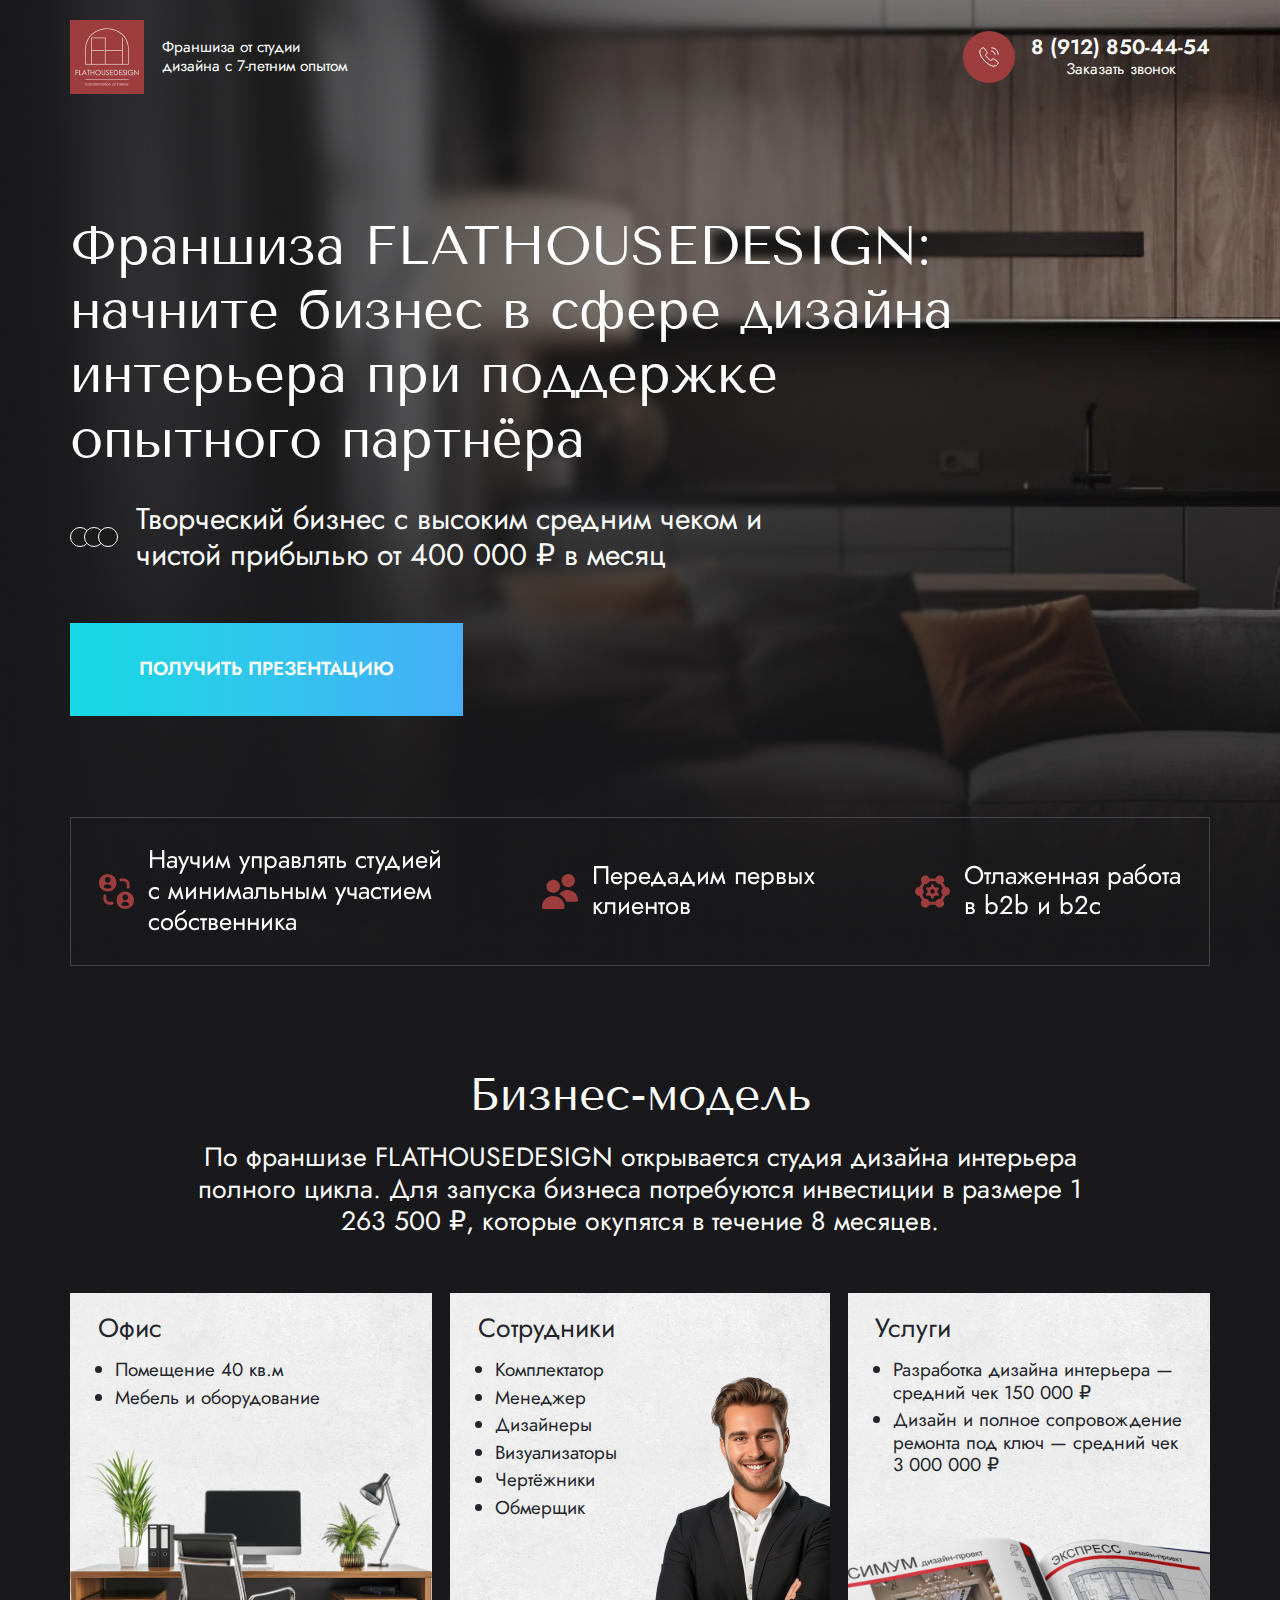
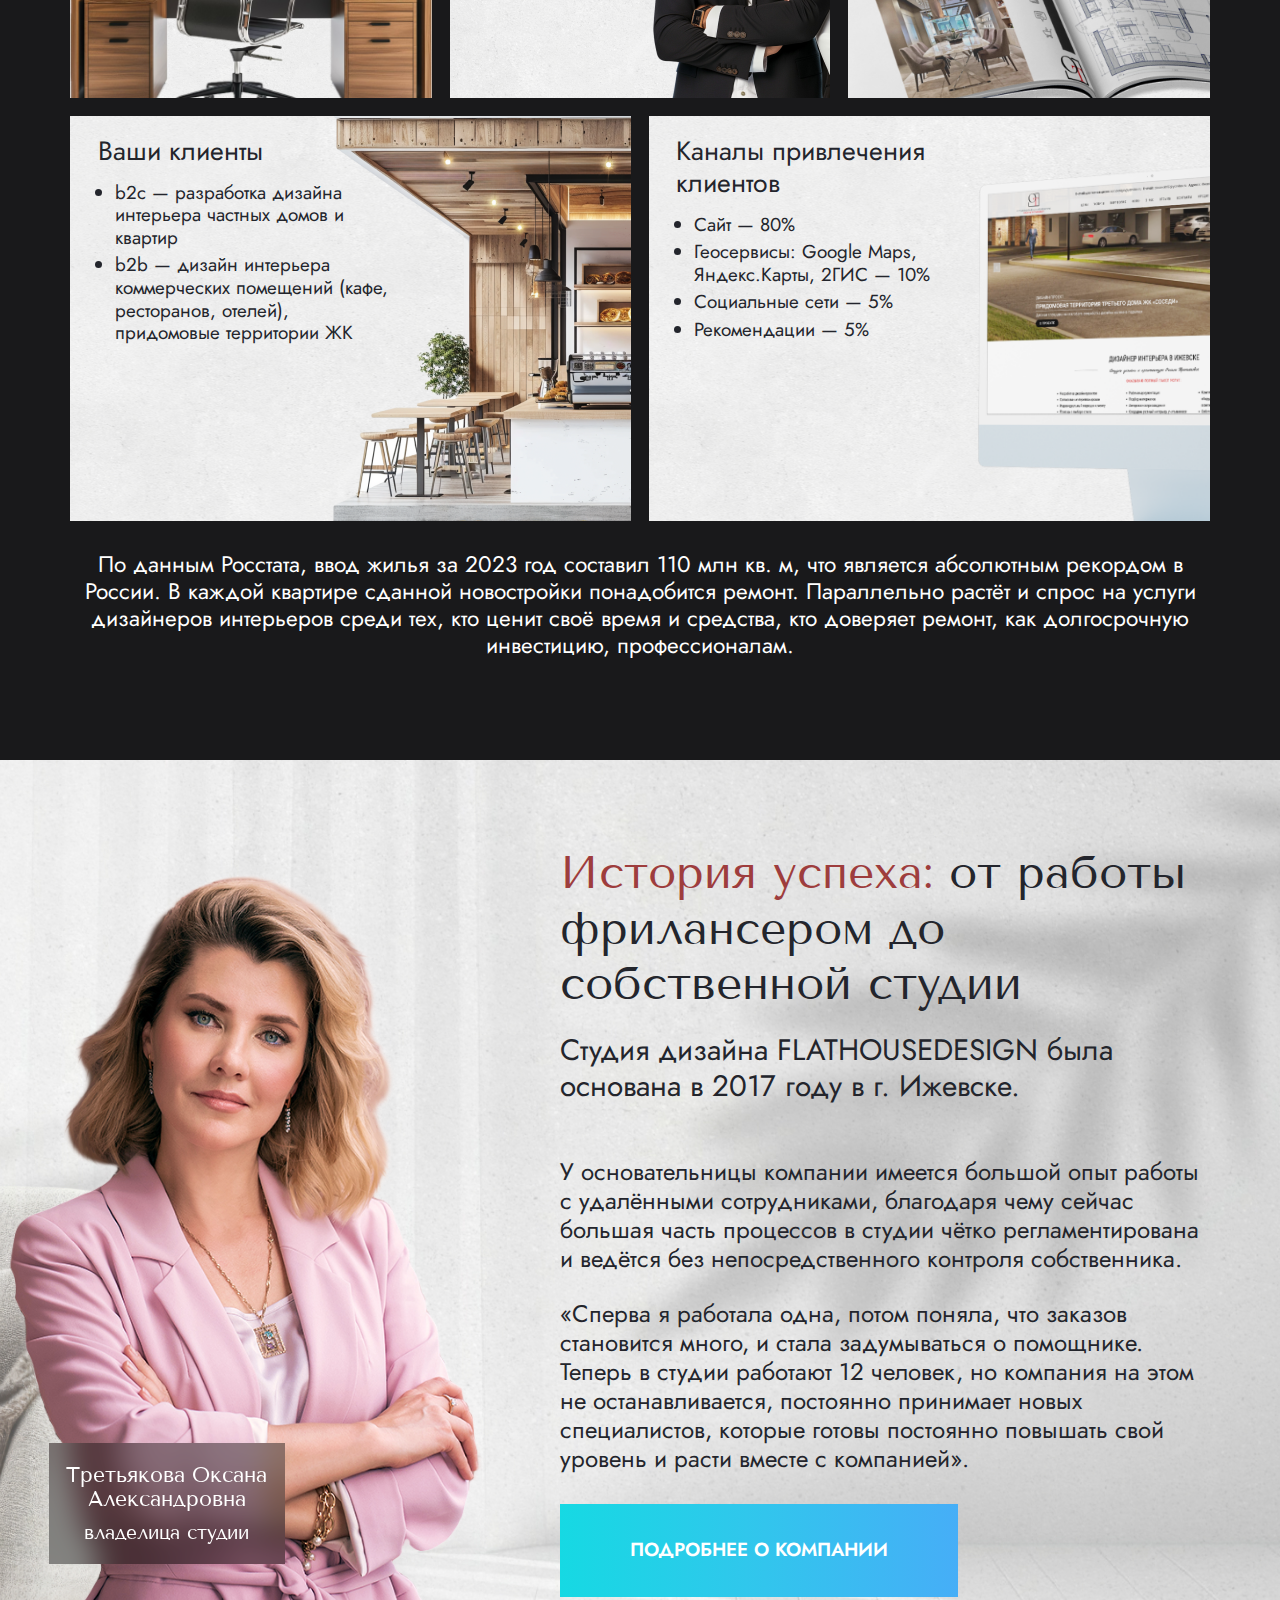
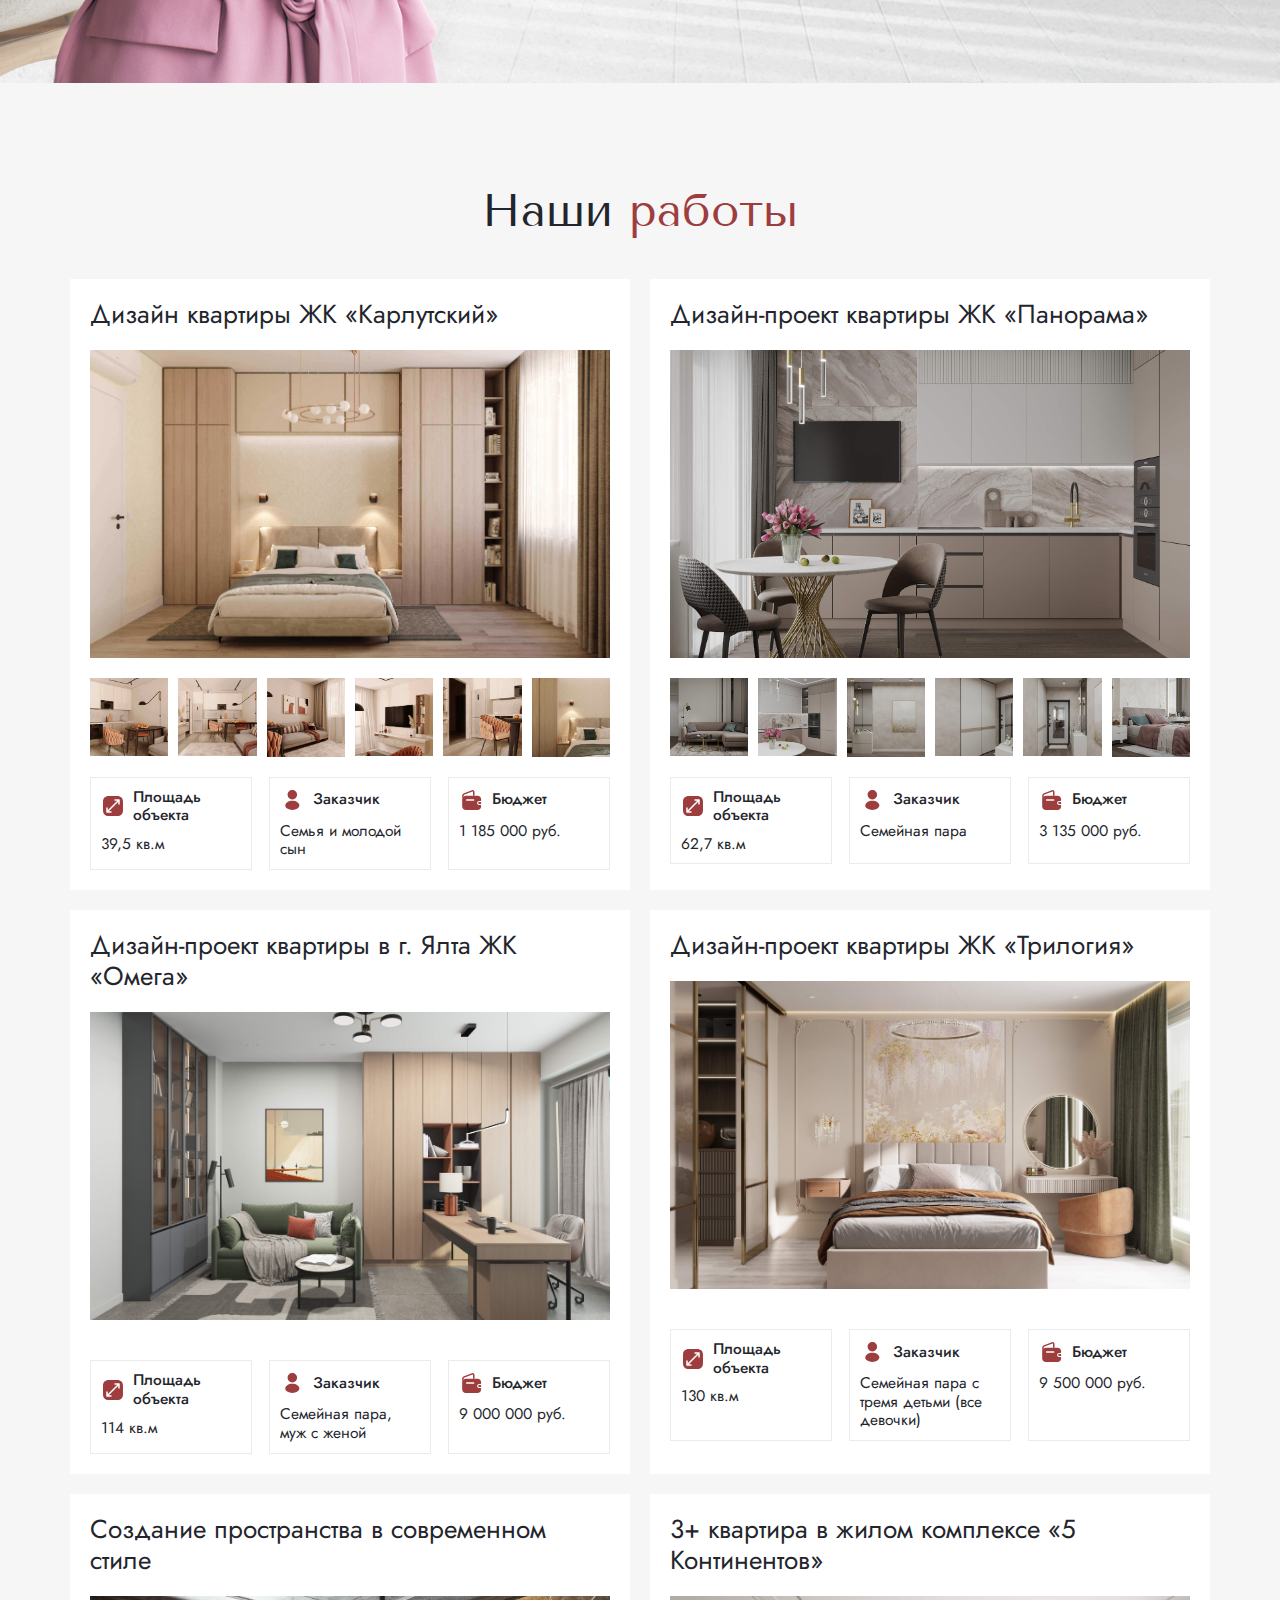
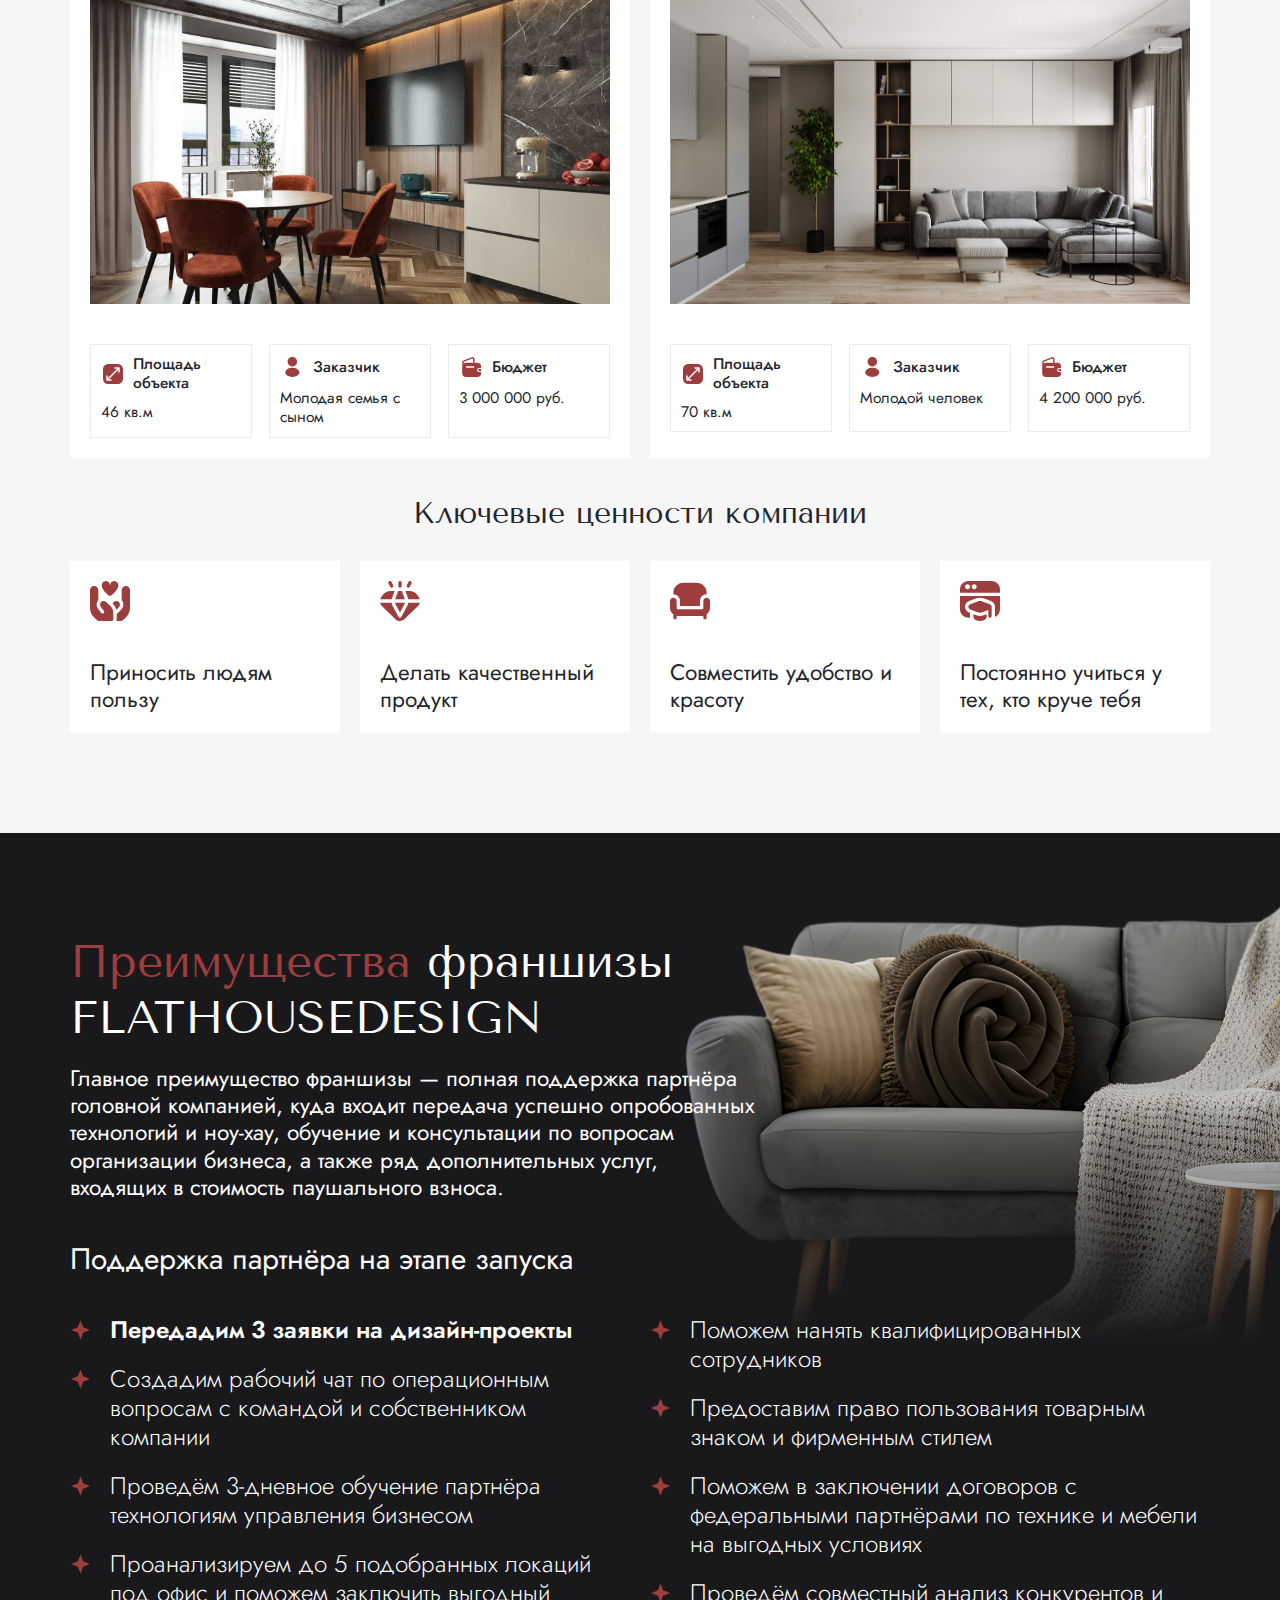
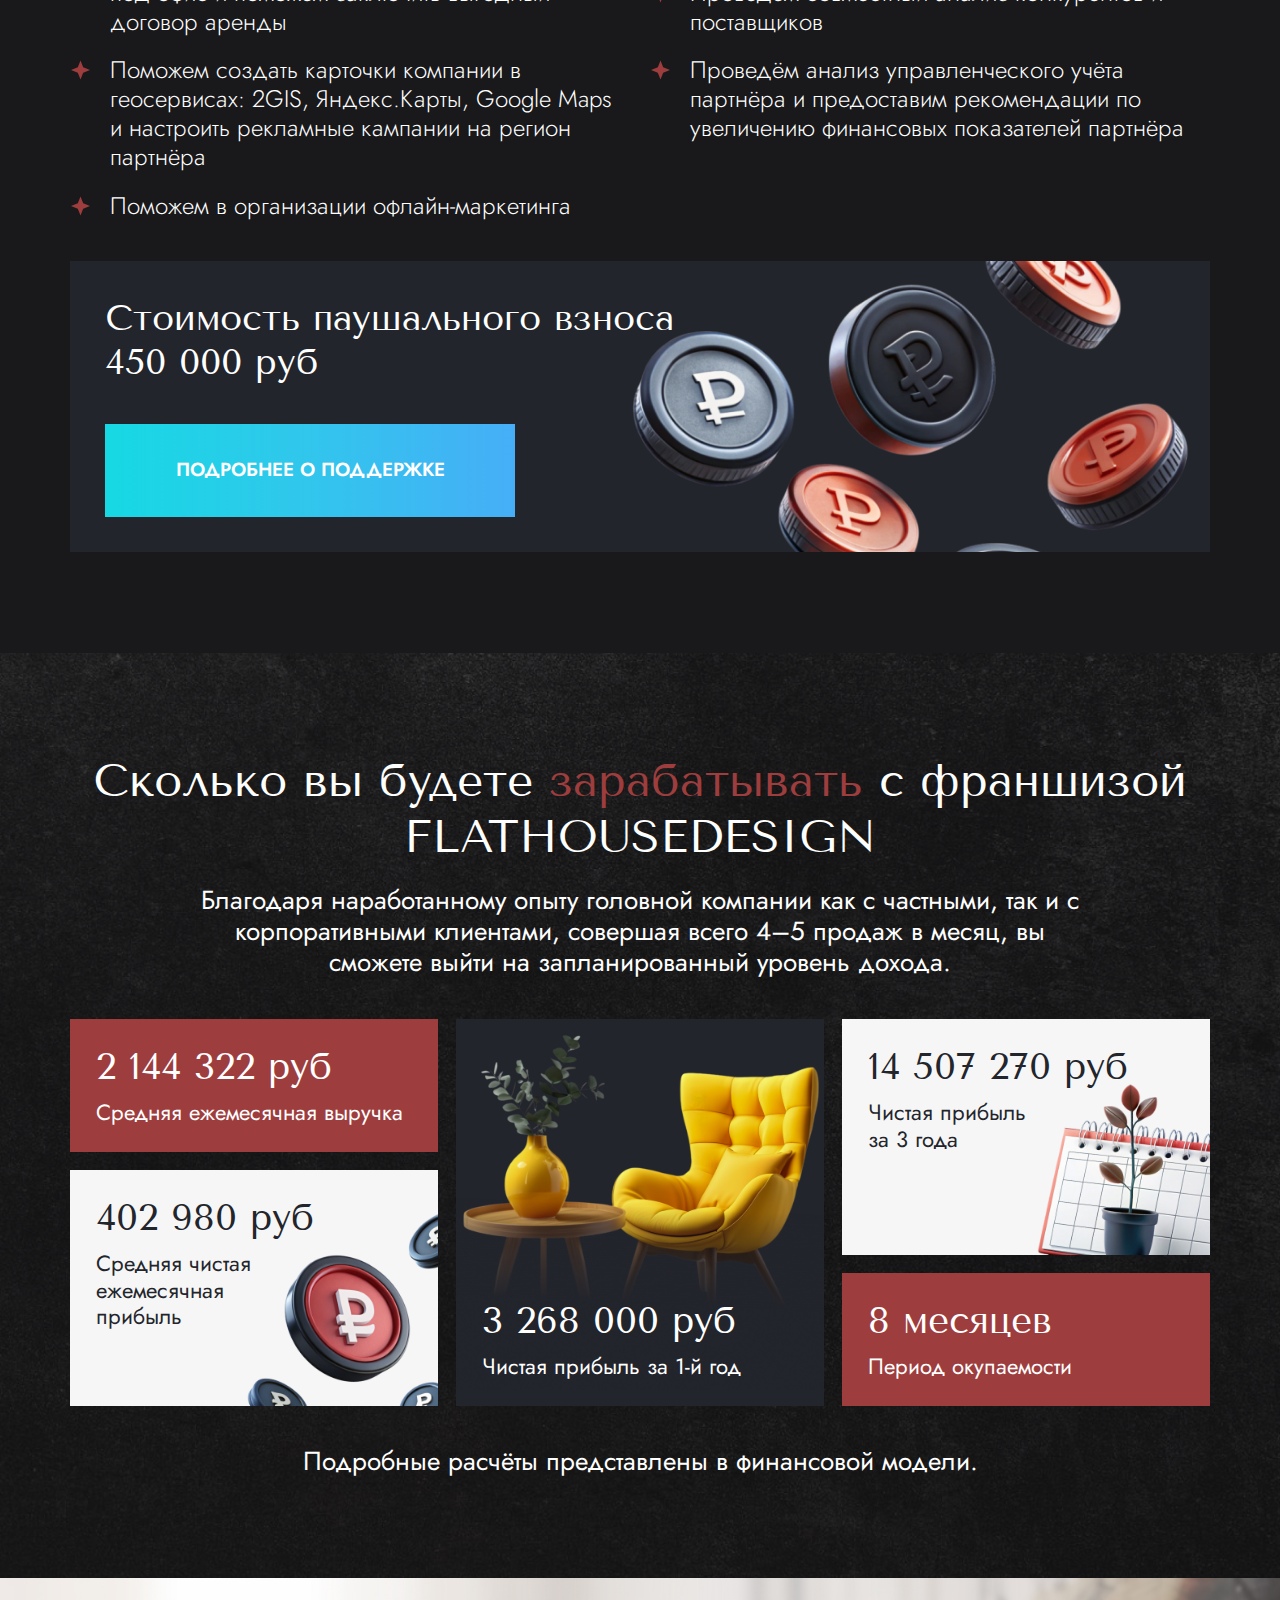
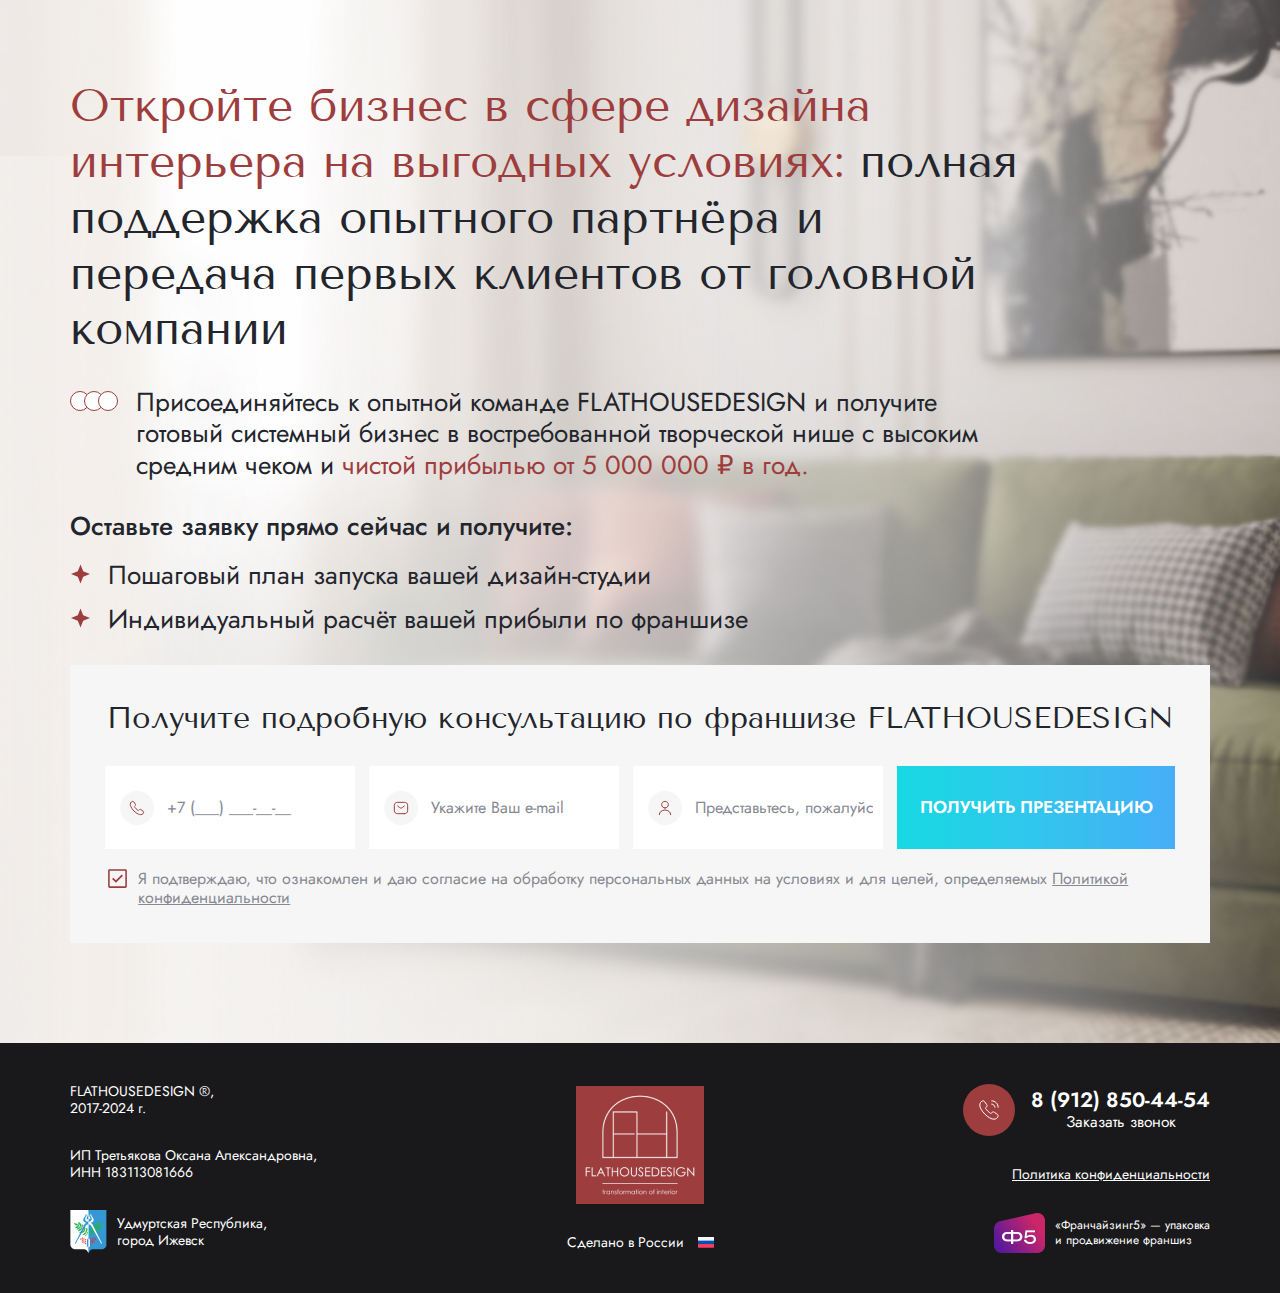
<file: index.html>
<!DOCTYPE html>
<html lang="ru">
  <head>
    <meta charset="UTF-8">
    <meta http-equiv="X-UA-Compatible" content="IE=edge">
    <meta name="viewport" content="width=device-width, initial-scale=1.0">
    <meta name="keywords" content="">
    <title>Франшиза студии дизайна и архитектуры</title>
    <link rel="icon" type="image/x-icon" href="img/favicon.ico">
    <link rel="stylesheet" href="css/style.css">
  </head>
  <body id="pageMain">
    <div class="pagewrapper">
      <header class="header">
        <div class="container">
          <div class="header-wrapper">
            <div class="header-left"><a href="index.html"><img class="header-logo" src="img/header/logo.png" alt="logo"></a>
              <div class="header-title">Франшиза от студии дизайна с 7-летним опытом</div>
            </div>
            <div class="call"><img src="img/header/phone.svg" alt="phone">
              <div><a class="call-phone" href="tel:8 (912) 850-44-54">8 (912) 850-44-54</a><a class="call-order" href="#modal-4" data-fancybox>Заказать звонок</a></div>
            </div>
          </div>
        </div>
      </header>
      <main>
        <section class="promo-section">
          <div class="container">
            <h1 class="promo-title">Франшиза FLATHOUSEDESIGN: начните бизнес в сфере дизайна интерьера при поддержке опытного партнёра</h1>
            <div class="promo-subtitle"><img src="img/promo/list-item.svg" alt="list-item"><span>Творческий бизнес с высоким средним чеком и чистой прибылью от 400 000 ₽ в месяц</span></div>
            <button class="btn promo-button" data-fancybox href="#modal-1"><span>Получить презентацию</span></button>
            <div class="splide promo-splide">
              <div class="splide__track">
                <div class="splide__list promo-advantages-wrapper">
                  <div class="splide__slide promo-advantages-item"><img src="img/promo/item-1.svg" alt="logo"><span>Научим управлять студией <br>с минимальным участием <br>собственника</span></div>
                  <div class="splide__slide promo-advantages-item"><img src="img/promo/item-2.svg" alt="logo"><span>Передадим первых <br>клиентов</span></div>
                  <div class="splide__slide promo-advantages-item"><img src="img/promo/item-3.svg" alt="logo"><span>Отлаженная работа <br>в b2b и b2c</span></div>
                </div>
              </div>
            </div>
          </div>
        </section>
        <section class="business-section">
          <div class="container">
            <h2 class="title title-white tac">Бизнес-модель</h2>
            <div class="business-subtitle tac">По франшизе FLATHOUSEDESIGN открывается студия дизайна интерьера полного цикла. Для запуска бизнеса потребуются инвестиции в размере 1 263 500 ₽, которые окупятся в течение 8 месяцев.</div>
            <div class="business-grid">
              <div class="business-item business-item-1">
                <div class="business-item-content">
                  <div class="business-item-title">Офис</div>
                  <ul class="business-item-list">
                    <li>Помещение 40 кв.м</li>
                    <li>Мебель и оборудование</li>
                  </ul>
                </div><img class="business-item-img" src="img/business/item-1.png" alt="Офис">
              </div>
              <div class="business-item business-item-2">
                <div class="business-item-content">
                  <div class="business-item-title">Сотрудники</div>
                  <ul class="business-item-list">
                    <li>Комплектатор</li>
                    <li>Менеджер</li>
                    <li>Дизайнеры</li>
                    <li>Визуализаторы</li>
                    <li>Чертёжники</li>
                    <li>Обмерщик</li>
                  </ul>
                </div><img class="business-item-img" src="img/business/item-2.png" alt="Сотрудники">
              </div>
              <div class="business-item business-item-3">
                <div class="business-item-content">
                  <div class="business-item-title">Услуги</div>
                  <ul class="business-item-list">
                    <li>Разработка дизайна интерьера — средний чек 150 000 ₽</li>
                    <li>Дизайн и полное сопровождение ремонта под ключ — средний чек 3 000 000 ₽</li>
                  </ul>
                </div><img class="business-item-img" src="img/business/item-3.png" alt="Услуги">
              </div>
              <div class="business-item business-item-4">
                <div class="business-item-content">
                  <div class="business-item-title">Ваши клиенты</div>
                  <ul class="business-item-list">
                    <li>b2c — разработка дизайна интерьера частных домов и квартир</li>
                    <li>b2b — дизайн интерьера коммерческих помещений (кафе, ресторанов, отелей), придомовые территории ЖК</li>
                  </ul>
                </div><img class="business-item-img" src="img/business/item-4.png" alt="Ваши клиенты">
              </div>
              <div class="business-item business-item-5">
                <div class="business-item-content">
                  <div class="business-item-title">Каналы привлечения клиентов</div>
                  <ul class="business-item-list">
                    <li>Сайт — 80%</li>
                    <li>Геосервисы: Google Maps, Яндекс.Карты, 2ГИC — 10%</li>
                    <li>Социальные сети — 5%</li>
                    <li>Рекомендации — 5%</li>
                  </ul>
                </div><img class="business-item-img" src="img/business/item-5.png" alt="Каналы привлечения клиентов">
              </div>
            </div>
            <div class="business-bottom-text">По данным Росстата, ввод жилья за 2023 год составил 110 млн кв. м, что является абсолютным рекордом в России. В каждой квартире сданной новостройки понадобится ремонт. Параллельно растёт и спрос на услуги дизайнеров интерьеров среди тех, кто ценит своё время и средства, кто доверяет ремонт, как долгосрочную инвестицию, профессионалам.</div>
          </div>
        </section>
        <section class="history-section">
          <div class="container">
            <div class="history-content">
              <h2 class="title"><span class="title-red">История успеха:</span> от работы фрилансером до собственной студии</h2>
              <div class="history-subtitle">Студия дизайна FLATHOUSEDESIGN была основана в 2017 году в г. Ижевске.</div>
              <div class="history-text"><span>У основательницы компании имеется большой опыт работы с удалёнными сотрудниками, благодаря чему сейчас большая часть процессов в студии чётко регламентирована и ведётся без непосредственного контроля собственника.</span><span>«Сперва я работала одна, потом поняла, что заказов становится много, и стала задумываться о помощнике. Теперь в студии работают 12 человек, но компания на этом не останавливается, постоянно принимает новых специалистов, которые готовы постоянно повышать свой уровень и расти вместе с компанией».</span></div>
              <button class="btn history-button" data-fancybox href="#modal-2"><span>Подробнее о компании</span></button>
            </div>
          </div>
          <div class="history-owner">
            <div class="history-owner-text"><span>Третьякова Оксана <br> Александровна
                <p>владелица студии</p></span></div><img src="img/history/owner.png" alt="owner">
          </div>
        </section>
        <section class="cases-section">
          <div class="container">
            <h2 class="title tac">Наши <span class="title-red">работы</span></h2>
            <div class="cases-wrapper">
              <div class="cases-item">
                <div class="cases-item-title">Дизайн квартиры ЖК «Карлутский»</div><img class="cases-item-main-photo" src="img/cases/case-1/1.jpg" alt="photo" data-fancybox="cases-gallery-1">
                <div class="cases-item-photos-wrapper"><img src="img/cases/case-1/2.jpg" alt="photo" data-fancybox="cases-gallery-1" loading="lazy"><img src="img/cases/case-1/3.jpg" alt="photo" data-fancybox="cases-gallery-1" loading="lazy"><img src="img/cases/case-1/4.jpg" alt="photo" data-fancybox="cases-gallery-1" loading="lazy"><img src="img/cases/case-1/5.jpg" alt="photo" data-fancybox="cases-gallery-1" loading="lazy"><img src="img/cases/case-1/6.jpg" alt="photo" data-fancybox="cases-gallery-1" loading="lazy"><img src="img/cases/case-1/7.jpg" alt="photo" data-fancybox="cases-gallery-1" loading="lazy"><img src="img/cases/case-1/8.jpg" alt="photo" style="display: none" data-fancybox="cases-gallery-1" loading="lazy"><img src="img/cases/case-1/9.jpg" alt="photo" style="display: none" data-fancybox="cases-gallery-1" loading="lazy"><img src="img/cases/case-1/10.jpg" alt="photo" style="display: none" data-fancybox="cases-gallery-1" loading="lazy"><img src="img/cases/case-1/11.jpg" alt="photo" style="display: none" data-fancybox="cases-gallery-1" loading="lazy"><img src="img/cases/case-1/12.jpg" alt="photo" style="display: none" data-fancybox="cases-gallery-1" loading="lazy"><img src="img/cases/case-1/13.jpg" alt="photo" style="display: none" data-fancybox="cases-gallery-1" loading="lazy"><img src="img/cases/case-1/14.jpg" alt="photo" style="display: none" data-fancybox="cases-gallery-1" loading="lazy">
                </div>
                <div class="cases-item-info-wrapper">
                  <div class="cases-item-info-card">
                    <div class="cases-item-info-card-title"><img src="img/cases/square.svg"><span>Площадь объекта</span></div>
                    <div class="cases-item-info-card-value">39,5 кв.м</div>
                  </div>
                  <div class="cases-item-info-card">
                    <div class="cases-item-info-card-title"><img src="img/cases/customer.svg"><span>Заказчик</span></div>
                    <div class="cases-item-info-card-value">Семья и молодой сын</div>
                  </div>
                  <div class="cases-item-info-card">
                    <div class="cases-item-info-card-title"><img src="img/cases/budget.svg"><span>Бюджет</span></div>
                    <div class="cases-item-info-card-value">1 185 000 руб.</div>
                  </div>
                </div>
              </div>
              <div class="cases-item">
                <div class="cases-item-title">Дизайн-проект квартиры ЖК «Панорама»</div><img class="cases-item-main-photo" src="img/cases/case-2/1.jpg" alt="photo" data-fancybox="cases-gallery-2">
                <div class="cases-item-photos-wrapper"><img src="img/cases/case-2/2.jpg" alt="photo" data-fancybox="cases-gallery-2" loading="lazy"><img src="img/cases/case-2/3.jpg" alt="photo" data-fancybox="cases-gallery-2" loading="lazy"><img src="img/cases/case-2/4.jpg" alt="photo" data-fancybox="cases-gallery-2" loading="lazy"><img src="img/cases/case-2/5.jpg" alt="photo" data-fancybox="cases-gallery-2" loading="lazy"><img src="img/cases/case-2/6.jpg" alt="photo" data-fancybox="cases-gallery-2" loading="lazy"><img src="img/cases/case-2/7.jpg" alt="photo" data-fancybox="cases-gallery-2" loading="lazy"><img src="img/cases/case-2/8.jpg" alt="photo" style="display: none" data-fancybox="cases-gallery-2" loading="lazy"><img src="img/cases/case-2/9.jpg" alt="photo" style="display: none" data-fancybox="cases-gallery-2" loading="lazy"><img src="img/cases/case-2/10.jpg" alt="photo" style="display: none" data-fancybox="cases-gallery-2" loading="lazy"><img src="img/cases/case-2/11.jpg" alt="photo" style="display: none" data-fancybox="cases-gallery-2" loading="lazy"><img src="img/cases/case-2/12.jpg" alt="photo" style="display: none" data-fancybox="cases-gallery-2" loading="lazy"><img src="img/cases/case-2/13.jpg" alt="photo" style="display: none" data-fancybox="cases-gallery-2" loading="lazy"><img src="img/cases/case-2/14.jpg" alt="photo" style="display: none" data-fancybox="cases-gallery-2" loading="lazy"><img src="img/cases/case-2/15.jpg" alt="photo" style="display: none" data-fancybox="cases-gallery-2" loading="lazy"><img src="img/cases/case-2/16.jpg" alt="photo" style="display: none" data-fancybox="cases-gallery-2" loading="lazy"><img src="img/cases/case-2/17.jpg" alt="photo" style="display: none" data-fancybox="cases-gallery-2" loading="lazy"><img src="img/cases/case-2/18.jpg" alt="photo" style="display: none" data-fancybox="cases-gallery-2" loading="lazy"><img src="img/cases/case-2/19.jpg" alt="photo" style="display: none" data-fancybox="cases-gallery-2" loading="lazy"><img src="img/cases/case-2/20.jpg" alt="photo" style="display: none" data-fancybox="cases-gallery-2" loading="lazy"><img src="img/cases/case-2/21.jpg" alt="photo" style="display: none" data-fancybox="cases-gallery-2" loading="lazy"><img src="img/cases/case-2/22.jpg" alt="photo" style="display: none" data-fancybox="cases-gallery-2" loading="lazy"><img src="img/cases/case-2/23.jpg" alt="photo" style="display: none" data-fancybox="cases-gallery-2" loading="lazy"><img src="img/cases/case-2/24.jpg" alt="photo" style="display: none" data-fancybox="cases-gallery-2" loading="lazy"><img src="img/cases/case-2/25.jpg" alt="photo" style="display: none" data-fancybox="cases-gallery-2" loading="lazy"><img src="img/cases/case-2/26.jpg" alt="photo" style="display: none" data-fancybox="cases-gallery-2" loading="lazy"><img src="img/cases/case-2/27.jpg" alt="photo" style="display: none" data-fancybox="cases-gallery-2" loading="lazy"><img src="img/cases/case-2/28.jpg" alt="photo" style="display: none" data-fancybox="cases-gallery-2" loading="lazy"><img src="img/cases/case-2/29.jpg" alt="photo" style="display: none" data-fancybox="cases-gallery-2" loading="lazy"><img src="img/cases/case-2/30.jpg" alt="photo" style="display: none" data-fancybox="cases-gallery-2" loading="lazy"><img src="img/cases/case-2/31.jpg" alt="photo" style="display: none" data-fancybox="cases-gallery-2" loading="lazy"><img src="img/cases/case-2/32.jpg" alt="photo" style="display: none" data-fancybox="cases-gallery-2" loading="lazy">
                </div>
                <div class="cases-item-info-wrapper">
                  <div class="cases-item-info-card">
                    <div class="cases-item-info-card-title"><img src="img/cases/square.svg"><span>Площадь объекта</span></div>
                    <div class="cases-item-info-card-value">62,7 кв.м</div>
                  </div>
                  <div class="cases-item-info-card">
                    <div class="cases-item-info-card-title"><img src="img/cases/customer.svg"><span>Заказчик</span></div>
                    <div class="cases-item-info-card-value">Семейная пара</div>
                  </div>
                  <div class="cases-item-info-card">
                    <div class="cases-item-info-card-title"><img src="img/cases/budget.svg"><span>Бюджет</span></div>
                    <div class="cases-item-info-card-value">3 135 000 руб.</div>
                  </div>
                </div>
              </div>
              <div class="cases-item">
                <div class="cases-item-title">Дизайн-проект квартиры в г. Ялта ЖК «Омега»</div><img class="cases-item-main-photo" src="img/cases/case-3/1.jpg" alt="photo" data-fancybox="cases-gallery-3">
                <div class="cases-item-photos-wrapper"><img src="img/cases/case-3/2.jpg" alt="photo" data-fancybox="cases-gallery-3" loading="lazy"><img src="img/cases/case-3/3.jpg" alt="photo" data-fancybox="cases-gallery-3" loading="lazy"><img src="img/cases/case-3/4.jpg" alt="photo" data-fancybox="cases-gallery-3" loading="lazy"><img src="img/cases/case-3/5.jpg" alt="photo" data-fancybox="cases-gallery-3" loading="lazy"><img src="img/cases/case-3/6.jpg" alt="photo" data-fancybox="cases-gallery-3" loading="lazy"><img src="img/cases/case-3/7.jpg" alt="photo" data-fancybox="cases-gallery-3" loading="lazy"><img src="img/cases/case-3/8.jpg" alt="photo" style="display: none" data-fancybox="cases-gallery-3" loading="lazy"><img src="img/cases/case-3/9.jpg" alt="photo" style="display: none" data-fancybox="cases-gallery-3" loading="lazy"><img src="img/cases/case-3/10.jpg" alt="photo" style="display: none" data-fancybox="cases-gallery-3" loading="lazy"><img src="img/cases/case-3/11.jpg" alt="photo" style="display: none" data-fancybox="cases-gallery-3" loading="lazy"><img src="img/cases/case-3/12.jpg" alt="photo" style="display: none" data-fancybox="cases-gallery-3" loading="lazy"><img src="img/cases/case-3/13.jpg" alt="photo" style="display: none" data-fancybox="cases-gallery-3" loading="lazy"><img src="img/cases/case-3/14.jpg" alt="photo" style="display: none" data-fancybox="cases-gallery-3" loading="lazy"><img src="img/cases/case-3/15.jpg" alt="photo" style="display: none" data-fancybox="cases-gallery-3" loading="lazy"><img src="img/cases/case-3/16.jpg" alt="photo" style="display: none" data-fancybox="cases-gallery-3" loading="lazy"><img src="img/cases/case-3/17.jpg" alt="photo" style="display: none" data-fancybox="cases-gallery-3" loading="lazy"><img src="img/cases/case-3/18.jpg" alt="photo" style="display: none" data-fancybox="cases-gallery-3" loading="lazy"><img src="img/cases/case-3/19.jpg" alt="photo" style="display: none" data-fancybox="cases-gallery-3" loading="lazy"><img src="img/cases/case-3/20.jpg" alt="photo" style="display: none" data-fancybox="cases-gallery-3" loading="lazy"><img src="img/cases/case-3/21.jpg" alt="photo" style="display: none" data-fancybox="cases-gallery-3" loading="lazy"><img src="img/cases/case-3/22.jpg" alt="photo" style="display: none" data-fancybox="cases-gallery-3" loading="lazy"><img src="img/cases/case-3/23.jpg" alt="photo" style="display: none" data-fancybox="cases-gallery-3" loading="lazy"><img src="img/cases/case-3/24.jpg" alt="photo" style="display: none" data-fancybox="cases-gallery-3" loading="lazy"><img src="img/cases/case-3/25.jpg" alt="photo" style="display: none" data-fancybox="cases-gallery-3" loading="lazy"><img src="img/cases/case-3/26.jpg" alt="photo" style="display: none" data-fancybox="cases-gallery-3" loading="lazy"><img src="img/cases/case-3/27.jpg" alt="photo" style="display: none" data-fancybox="cases-gallery-3" loading="lazy"><img src="img/cases/case-3/28.jpg" alt="photo" style="display: none" data-fancybox="cases-gallery-3" loading="lazy"><img src="img/cases/case-3/29.jpg" alt="photo" style="display: none" data-fancybox="cases-gallery-3" loading="lazy"><img src="img/cases/case-3/30.jpg" alt="photo" style="display: none" data-fancybox="cases-gallery-3" loading="lazy"><img src="img/cases/case-3/31.jpg" alt="photo" style="display: none" data-fancybox="cases-gallery-3" loading="lazy"><img src="img/cases/case-3/32.jpg" alt="photo" style="display: none" data-fancybox="cases-gallery-3" loading="lazy"><img src="img/cases/case-3/33.jpg" alt="photo" style="display: none" data-fancybox="cases-gallery-3" loading="lazy"><img src="img/cases/case-3/34.jpg" alt="photo" style="display: none" data-fancybox="cases-gallery-3" loading="lazy"><img src="img/cases/case-3/35.jpg" alt="photo" style="display: none" data-fancybox="cases-gallery-3" loading="lazy"><img src="img/cases/case-3/36.jpg" alt="photo" style="display: none" data-fancybox="cases-gallery-3" loading="lazy"><img src="img/cases/case-3/37.jpg" alt="photo" style="display: none" data-fancybox="cases-gallery-3" loading="lazy"><img src="img/cases/case-3/38.jpg" alt="photo" style="display: none" data-fancybox="cases-gallery-3" loading="lazy"><img src="img/cases/case-3/39.jpg" alt="photo" style="display: none" data-fancybox="cases-gallery-3" loading="lazy"><img src="img/cases/case-3/40.jpg" alt="photo" style="display: none" data-fancybox="cases-gallery-3" loading="lazy"><img src="img/cases/case-3/41.jpg" alt="photo" style="display: none" data-fancybox="cases-gallery-3" loading="lazy"><img src="img/cases/case-3/42.jpg" alt="photo" style="display: none" data-fancybox="cases-gallery-3" loading="lazy"><img src="img/cases/case-3/43.jpg" alt="photo" style="display: none" data-fancybox="cases-gallery-3" loading="lazy"><img src="img/cases/case-3/44.jpg" alt="photo" style="display: none" data-fancybox="cases-gallery-3" loading="lazy"><img src="img/cases/case-3/45.jpg" alt="photo" style="display: none" data-fancybox="cases-gallery-3" loading="lazy"><img src="img/cases/case-3/46.jpg" alt="photo" style="display: none" data-fancybox="cases-gallery-3" loading="lazy"><img src="img/cases/case-3/47.jpg" alt="photo" style="display: none" data-fancybox="cases-gallery-3" loading="lazy"><img src="img/cases/case-3/48.jpg" alt="photo" style="display: none" data-fancybox="cases-gallery-3" loading="lazy"><img src="img/cases/case-3/49.jpg" alt="photo" style="display: none" data-fancybox="cases-gallery-3" loading="lazy"><img src="img/cases/case-3/50.jpg" alt="photo" style="display: none" data-fancybox="cases-gallery-3" loading="lazy"><img src="img/cases/case-3/51.jpg" alt="photo" style="display: none" data-fancybox="cases-gallery-3" loading="lazy"><img src="img/cases/case-3/52.jpg" alt="photo" style="display: none" data-fancybox="cases-gallery-3" loading="lazy"><img src="img/cases/case-3/53.jpg" alt="photo" style="display: none" data-fancybox="cases-gallery-3" loading="lazy"><img src="img/cases/case-3/54.jpg" alt="photo" style="display: none" data-fancybox="cases-gallery-3" loading="lazy"><img src="img/cases/case-3/55.jpg" alt="photo" style="display: none" data-fancybox="cases-gallery-3" loading="lazy"><img src="img/cases/case-3/56.jpg" alt="photo" style="display: none" data-fancybox="cases-gallery-3" loading="lazy"><img src="img/cases/case-3/57.jpg" alt="photo" style="display: none" data-fancybox="cases-gallery-3" loading="lazy"><img src="img/cases/case-3/58.jpg" alt="photo" style="display: none" data-fancybox="cases-gallery-3" loading="lazy"><img src="img/cases/case-3/59.jpg" alt="photo" style="display: none" data-fancybox="cases-gallery-3" loading="lazy"><img src="img/cases/case-3/60.jpg" alt="photo" style="display: none" data-fancybox="cases-gallery-3" loading="lazy"><img src="img/cases/case-3/61.jpg" alt="photo" style="display: none" data-fancybox="cases-gallery-3" loading="lazy"><img src="img/cases/case-3/62.jpg" alt="photo" style="display: none" data-fancybox="cases-gallery-3" loading="lazy"><img src="img/cases/case-3/63.jpg" alt="photo" style="display: none" data-fancybox="cases-gallery-3" loading="lazy"><img src="img/cases/case-3/64.jpg" alt="photo" style="display: none" data-fancybox="cases-gallery-3" loading="lazy"><img src="img/cases/case-3/65.jpg" alt="photo" style="display: none" data-fancybox="cases-gallery-3" loading="lazy"><img src="img/cases/case-3/66.jpg" alt="photo" style="display: none" data-fancybox="cases-gallery-3" loading="lazy"><img src="img/cases/case-3/67.jpg" alt="photo" style="display: none" data-fancybox="cases-gallery-3" loading="lazy"><img src="img/cases/case-3/68.jpg" alt="photo" style="display: none" data-fancybox="cases-gallery-3" loading="lazy"><img src="img/cases/case-3/69.jpg" alt="photo" style="display: none" data-fancybox="cases-gallery-3" loading="lazy"><img src="img/cases/case-3/70.jpg" alt="photo" style="display: none" data-fancybox="cases-gallery-3" loading="lazy"><img src="img/cases/case-3/71.jpg" alt="photo" style="display: none" data-fancybox="cases-gallery-3" loading="lazy">
                </div>
                <div class="cases-item-info-wrapper">
                  <div class="cases-item-info-card">
                    <div class="cases-item-info-card-title"><img src="img/cases/square.svg"><span>Площадь объекта</span></div>
                    <div class="cases-item-info-card-value">114 кв.м</div>
                  </div>
                  <div class="cases-item-info-card">
                    <div class="cases-item-info-card-title"><img src="img/cases/customer.svg"><span>Заказчик</span></div>
                    <div class="cases-item-info-card-value">Семейная пара, муж с женой</div>
                  </div>
                  <div class="cases-item-info-card">
                    <div class="cases-item-info-card-title"><img src="img/cases/budget.svg"><span>Бюджет</span></div>
                    <div class="cases-item-info-card-value">9 000 000 руб.</div>
                  </div>
                </div>
              </div>
              <div class="cases-item">
                <div class="cases-item-title">Дизайн-проект квартиры ЖК «Трилогия»</div><img class="cases-item-main-photo" src="img/cases/case-4/1.jpg" alt="photo" data-fancybox="cases-gallery-4">
                <div class="cases-item-photos-wrapper"><img src="img/cases/case-4/2.jpg" alt="photo" data-fancybox="cases-gallery-4" loading="lazy"><img src="img/cases/case-4/3.jpg" alt="photo" data-fancybox="cases-gallery-4" loading="lazy"><img src="img/cases/case-4/4.jpg" alt="photo" data-fancybox="cases-gallery-4" loading="lazy"><img src="img/cases/case-4/5.jpg" alt="photo" data-fancybox="cases-gallery-4" loading="lazy"><img src="img/cases/case-4/6.jpg" alt="photo" data-fancybox="cases-gallery-4" loading="lazy"><img src="img/cases/case-4/7.jpg" alt="photo" data-fancybox="cases-gallery-4" loading="lazy"><img src="img/cases/case-4/8.jpg" alt="photo" style="display: none" data-fancybox="cases-gallery-4" loading="lazy"><img src="img/cases/case-4/9.jpg" alt="photo" style="display: none" data-fancybox="cases-gallery-4" loading="lazy"><img src="img/cases/case-4/10.jpg" alt="photo" style="display: none" data-fancybox="cases-gallery-4" loading="lazy"><img src="img/cases/case-4/11.jpg" alt="photo" style="display: none" data-fancybox="cases-gallery-4" loading="lazy"><img src="img/cases/case-4/12.jpg" alt="photo" style="display: none" data-fancybox="cases-gallery-4" loading="lazy"><img src="img/cases/case-4/13.jpg" alt="photo" style="display: none" data-fancybox="cases-gallery-4" loading="lazy"><img src="img/cases/case-4/14.jpg" alt="photo" style="display: none" data-fancybox="cases-gallery-4" loading="lazy"><img src="img/cases/case-4/15.jpg" alt="photo" style="display: none" data-fancybox="cases-gallery-4" loading="lazy"><img src="img/cases/case-4/16.jpg" alt="photo" style="display: none" data-fancybox="cases-gallery-4" loading="lazy"><img src="img/cases/case-4/17.jpg" alt="photo" style="display: none" data-fancybox="cases-gallery-4" loading="lazy"><img src="img/cases/case-4/18.jpg" alt="photo" style="display: none" data-fancybox="cases-gallery-4" loading="lazy"><img src="img/cases/case-4/19.jpg" alt="photo" style="display: none" data-fancybox="cases-gallery-4" loading="lazy"><img src="img/cases/case-4/20.jpg" alt="photo" style="display: none" data-fancybox="cases-gallery-4" loading="lazy"><img src="img/cases/case-4/21.jpg" alt="photo" style="display: none" data-fancybox="cases-gallery-4" loading="lazy"><img src="img/cases/case-4/22.jpg" alt="photo" style="display: none" data-fancybox="cases-gallery-4" loading="lazy"><img src="img/cases/case-4/23.jpg" alt="photo" style="display: none" data-fancybox="cases-gallery-4" loading="lazy"><img src="img/cases/case-4/24.jpg" alt="photo" style="display: none" data-fancybox="cases-gallery-4" loading="lazy"><img src="img/cases/case-4/25.jpg" alt="photo" style="display: none" data-fancybox="cases-gallery-4" loading="lazy"><img src="img/cases/case-4/26.jpg" alt="photo" style="display: none" data-fancybox="cases-gallery-4" loading="lazy"><img src="img/cases/case-4/27.jpg" alt="photo" style="display: none" data-fancybox="cases-gallery-4" loading="lazy"><img src="img/cases/case-4/28.jpg" alt="photo" style="display: none" data-fancybox="cases-gallery-4" loading="lazy"><img src="img/cases/case-4/29.jpg" alt="photo" style="display: none" data-fancybox="cases-gallery-4" loading="lazy"><img src="img/cases/case-4/30.jpg" alt="photo" style="display: none" data-fancybox="cases-gallery-4" loading="lazy"><img src="img/cases/case-4/31.jpg" alt="photo" style="display: none" data-fancybox="cases-gallery-4" loading="lazy"><img src="img/cases/case-4/32.jpg" alt="photo" style="display: none" data-fancybox="cases-gallery-4" loading="lazy"><img src="img/cases/case-4/33.jpg" alt="photo" style="display: none" data-fancybox="cases-gallery-4" loading="lazy"><img src="img/cases/case-4/34.jpg" alt="photo" style="display: none" data-fancybox="cases-gallery-4" loading="lazy"><img src="img/cases/case-4/35.jpg" alt="photo" style="display: none" data-fancybox="cases-gallery-4" loading="lazy"><img src="img/cases/case-4/36.jpg" alt="photo" style="display: none" data-fancybox="cases-gallery-4" loading="lazy"><img src="img/cases/case-4/37.jpg" alt="photo" style="display: none" data-fancybox="cases-gallery-4" loading="lazy"><img src="img/cases/case-4/38.jpg" alt="photo" style="display: none" data-fancybox="cases-gallery-4" loading="lazy"><img src="img/cases/case-4/39.jpg" alt="photo" style="display: none" data-fancybox="cases-gallery-4" loading="lazy"><img src="img/cases/case-4/40.jpg" alt="photo" style="display: none" data-fancybox="cases-gallery-4" loading="lazy"><img src="img/cases/case-4/41.jpg" alt="photo" style="display: none" data-fancybox="cases-gallery-4" loading="lazy"><img src="img/cases/case-4/42.jpg" alt="photo" style="display: none" data-fancybox="cases-gallery-4" loading="lazy"><img src="img/cases/case-4/43.jpg" alt="photo" style="display: none" data-fancybox="cases-gallery-4" loading="lazy"><img src="img/cases/case-4/44.jpg" alt="photo" style="display: none" data-fancybox="cases-gallery-4" loading="lazy"><img src="img/cases/case-4/45.jpg" alt="photo" style="display: none" data-fancybox="cases-gallery-4" loading="lazy"><img src="img/cases/case-4/46.jpg" alt="photo" style="display: none" data-fancybox="cases-gallery-4" loading="lazy"><img src="img/cases/case-4/47.jpg" alt="photo" style="display: none" data-fancybox="cases-gallery-4" loading="lazy"><img src="img/cases/case-4/48.jpg" alt="photo" style="display: none" data-fancybox="cases-gallery-4" loading="lazy"><img src="img/cases/case-4/49.jpg" alt="photo" style="display: none" data-fancybox="cases-gallery-4" loading="lazy"><img src="img/cases/case-4/50.jpg" alt="photo" style="display: none" data-fancybox="cases-gallery-4" loading="lazy"><img src="img/cases/case-4/51.jpg" alt="photo" style="display: none" data-fancybox="cases-gallery-4" loading="lazy"><img src="img/cases/case-4/52.jpg" alt="photo" style="display: none" data-fancybox="cases-gallery-4" loading="lazy"><img src="img/cases/case-4/53.jpg" alt="photo" style="display: none" data-fancybox="cases-gallery-4" loading="lazy"><img src="img/cases/case-4/54.jpg" alt="photo" style="display: none" data-fancybox="cases-gallery-4" loading="lazy"><img src="img/cases/case-4/55.jpg" alt="photo" style="display: none" data-fancybox="cases-gallery-4" loading="lazy"><img src="img/cases/case-4/56.jpg" alt="photo" style="display: none" data-fancybox="cases-gallery-4" loading="lazy"><img src="img/cases/case-4/57.jpg" alt="photo" style="display: none" data-fancybox="cases-gallery-4" loading="lazy"><img src="img/cases/case-4/58.jpg" alt="photo" style="display: none" data-fancybox="cases-gallery-4" loading="lazy"><img src="img/cases/case-4/59.jpg" alt="photo" style="display: none" data-fancybox="cases-gallery-4" loading="lazy"><img src="img/cases/case-4/60.jpg" alt="photo" style="display: none" data-fancybox="cases-gallery-4" loading="lazy"><img src="img/cases/case-4/61.jpg" alt="photo" style="display: none" data-fancybox="cases-gallery-4" loading="lazy">
                </div>
                <div class="cases-item-info-wrapper">
                  <div class="cases-item-info-card">
                    <div class="cases-item-info-card-title"><img src="img/cases/square.svg"><span>Площадь объекта</span></div>
                    <div class="cases-item-info-card-value">130 кв.м</div>
                  </div>
                  <div class="cases-item-info-card">
                    <div class="cases-item-info-card-title"><img src="img/cases/customer.svg"><span>Заказчик</span></div>
                    <div class="cases-item-info-card-value">Семейная пара с тремя детьми (все девочки)</div>
                  </div>
                  <div class="cases-item-info-card">
                    <div class="cases-item-info-card-title"><img src="img/cases/budget.svg"><span>Бюджет</span></div>
                    <div class="cases-item-info-card-value">9 500 000 руб.</div>
                  </div>
                </div>
              </div>
              <div class="cases-item">
                <div class="cases-item-title">Создание пространства в современном стиле</div><img class="cases-item-main-photo" src="img/cases/case-5/1.jpg" alt="photo" data-fancybox="cases-gallery-5">
                <div class="cases-item-photos-wrapper"><img src="img/cases/case-5/2.jpg" alt="photo" data-fancybox="cases-gallery-5" loading="lazy"><img src="img/cases/case-5/3.jpg" alt="photo" data-fancybox="cases-gallery-5" loading="lazy"><img src="img/cases/case-5/4.jpg" alt="photo" data-fancybox="cases-gallery-5" loading="lazy"><img src="img/cases/case-5/5.jpg" alt="photo" data-fancybox="cases-gallery-5" loading="lazy"><img src="img/cases/case-5/6.jpg" alt="photo" data-fancybox="cases-gallery-5" loading="lazy"><img src="img/cases/case-5/7.jpg" alt="photo" data-fancybox="cases-gallery-5" loading="lazy"><img src="img/cases/case-5/8.jpg" alt="photo" style="display: none" data-fancybox="cases-gallery-5" loading="lazy"><img src="img/cases/case-5/9.jpg" alt="photo" style="display: none" data-fancybox="cases-gallery-5" loading="lazy"><img src="img/cases/case-5/10.jpg" alt="photo" style="display: none" data-fancybox="cases-gallery-5" loading="lazy"><img src="img/cases/case-5/11.jpg" alt="photo" style="display: none" data-fancybox="cases-gallery-5" loading="lazy"><img src="img/cases/case-5/12.jpg" alt="photo" style="display: none" data-fancybox="cases-gallery-5" loading="lazy"><img src="img/cases/case-5/13.jpg" alt="photo" style="display: none" data-fancybox="cases-gallery-5" loading="lazy"><img src="img/cases/case-5/14.jpg" alt="photo" style="display: none" data-fancybox="cases-gallery-5" loading="lazy"><img src="img/cases/case-5/15.jpg" alt="photo" style="display: none" data-fancybox="cases-gallery-5" loading="lazy"><img src="img/cases/case-5/16.jpg" alt="photo" style="display: none" data-fancybox="cases-gallery-5" loading="lazy"><img src="img/cases/case-5/17.jpg" alt="photo" style="display: none" data-fancybox="cases-gallery-5" loading="lazy"><img src="img/cases/case-5/18.jpg" alt="photo" style="display: none" data-fancybox="cases-gallery-5" loading="lazy"><img src="img/cases/case-5/19.jpg" alt="photo" style="display: none" data-fancybox="cases-gallery-5" loading="lazy"><img src="img/cases/case-5/20.jpg" alt="photo" style="display: none" data-fancybox="cases-gallery-5" loading="lazy"><img src="img/cases/case-5/21.jpg" alt="photo" style="display: none" data-fancybox="cases-gallery-5" loading="lazy"><img src="img/cases/case-5/22.jpg" alt="photo" style="display: none" data-fancybox="cases-gallery-5" loading="lazy"><img src="img/cases/case-5/23.jpg" alt="photo" style="display: none" data-fancybox="cases-gallery-5" loading="lazy"><img src="img/cases/case-5/24.jpg" alt="photo" style="display: none" data-fancybox="cases-gallery-5" loading="lazy"><img src="img/cases/case-5/25.jpg" alt="photo" style="display: none" data-fancybox="cases-gallery-5" loading="lazy"><img src="img/cases/case-5/26.jpg" alt="photo" style="display: none" data-fancybox="cases-gallery-5" loading="lazy"><img src="img/cases/case-5/27.jpg" alt="photo" style="display: none" data-fancybox="cases-gallery-5" loading="lazy"><img src="img/cases/case-5/28.jpg" alt="photo" style="display: none" data-fancybox="cases-gallery-5" loading="lazy"><img src="img/cases/case-5/29.jpg" alt="photo" style="display: none" data-fancybox="cases-gallery-5" loading="lazy"><img src="img/cases/case-5/30.jpg" alt="photo" style="display: none" data-fancybox="cases-gallery-5" loading="lazy"><img src="img/cases/case-5/31.jpg" alt="photo" style="display: none" data-fancybox="cases-gallery-5" loading="lazy"><img src="img/cases/case-5/32.jpg" alt="photo" style="display: none" data-fancybox="cases-gallery-5" loading="lazy"><img src="img/cases/case-5/33.jpg" alt="photo" style="display: none" data-fancybox="cases-gallery-5" loading="lazy">
                </div>
                <div class="cases-item-info-wrapper">
                  <div class="cases-item-info-card">
                    <div class="cases-item-info-card-title"><img src="img/cases/square.svg"><span>Площадь объекта</span></div>
                    <div class="cases-item-info-card-value">46 кв.м</div>
                  </div>
                  <div class="cases-item-info-card">
                    <div class="cases-item-info-card-title"><img src="img/cases/customer.svg"><span>Заказчик</span></div>
                    <div class="cases-item-info-card-value">Молодая семья с сыном</div>
                  </div>
                  <div class="cases-item-info-card">
                    <div class="cases-item-info-card-title"><img src="img/cases/budget.svg"><span>Бюджет</span></div>
                    <div class="cases-item-info-card-value">3 000 000 руб.</div>
                  </div>
                </div>
              </div>
              <div class="cases-item">
                <div class="cases-item-title">3+ квартира в жилом комплексе «5 Континентов»</div><img class="cases-item-main-photo" src="img/cases/case-6/1.jpg" alt="photo" data-fancybox="cases-gallery-6">
                <div class="cases-item-photos-wrapper"><img src="img/cases/case-6/2.jpg" alt="photo" data-fancybox="cases-gallery-6" loading="lazy"><img src="img/cases/case-6/3.jpg" alt="photo" data-fancybox="cases-gallery-6" loading="lazy"><img src="img/cases/case-6/4.jpg" alt="photo" data-fancybox="cases-gallery-6" loading="lazy"><img src="img/cases/case-6/5.jpg" alt="photo" data-fancybox="cases-gallery-6" loading="lazy"><img src="img/cases/case-6/6.jpg" alt="photo" data-fancybox="cases-gallery-6" loading="lazy"><img src="img/cases/case-6/7.jpg" alt="photo" data-fancybox="cases-gallery-6" loading="lazy"><img src="img/cases/case-6/8.jpg" alt="photo" style="display: none" data-fancybox="cases-gallery-6" loading="lazy"><img src="img/cases/case-6/9.jpg" alt="photo" style="display: none" data-fancybox="cases-gallery-6" loading="lazy"><img src="img/cases/case-6/10.jpg" alt="photo" style="display: none" data-fancybox="cases-gallery-6" loading="lazy"><img src="img/cases/case-6/11.jpg" alt="photo" style="display: none" data-fancybox="cases-gallery-6" loading="lazy"><img src="img/cases/case-6/12.jpg" alt="photo" style="display: none" data-fancybox="cases-gallery-6" loading="lazy"><img src="img/cases/case-6/13.jpg" alt="photo" style="display: none" data-fancybox="cases-gallery-6" loading="lazy"><img src="img/cases/case-6/14.jpg" alt="photo" style="display: none" data-fancybox="cases-gallery-6" loading="lazy"><img src="img/cases/case-6/15.jpg" alt="photo" style="display: none" data-fancybox="cases-gallery-6" loading="lazy"><img src="img/cases/case-6/16.jpg" alt="photo" style="display: none" data-fancybox="cases-gallery-6" loading="lazy"><img src="img/cases/case-6/17.jpg" alt="photo" style="display: none" data-fancybox="cases-gallery-6" loading="lazy"><img src="img/cases/case-6/18.jpg" alt="photo" style="display: none" data-fancybox="cases-gallery-6" loading="lazy"><img src="img/cases/case-6/19.jpg" alt="photo" style="display: none" data-fancybox="cases-gallery-6" loading="lazy"><img src="img/cases/case-6/20.jpg" alt="photo" style="display: none" data-fancybox="cases-gallery-6" loading="lazy"><img src="img/cases/case-6/21.jpg" alt="photo" style="display: none" data-fancybox="cases-gallery-6" loading="lazy"><img src="img/cases/case-6/22.jpg" alt="photo" style="display: none" data-fancybox="cases-gallery-6" loading="lazy"><img src="img/cases/case-6/23.jpg" alt="photo" style="display: none" data-fancybox="cases-gallery-6" loading="lazy"><img src="img/cases/case-6/24.jpg" alt="photo" style="display: none" data-fancybox="cases-gallery-6" loading="lazy"><img src="img/cases/case-6/25.jpg" alt="photo" style="display: none" data-fancybox="cases-gallery-6" loading="lazy"><img src="img/cases/case-6/26.jpg" alt="photo" style="display: none" data-fancybox="cases-gallery-6" loading="lazy"><img src="img/cases/case-6/27.jpg" alt="photo" style="display: none" data-fancybox="cases-gallery-6" loading="lazy"><img src="img/cases/case-6/28.jpg" alt="photo" style="display: none" data-fancybox="cases-gallery-6" loading="lazy"><img src="img/cases/case-6/29.jpg" alt="photo" style="display: none" data-fancybox="cases-gallery-6" loading="lazy"><img src="img/cases/case-6/30.jpg" alt="photo" style="display: none" data-fancybox="cases-gallery-6" loading="lazy"><img src="img/cases/case-6/31.jpg" alt="photo" style="display: none" data-fancybox="cases-gallery-6" loading="lazy"><img src="img/cases/case-6/32.jpg" alt="photo" style="display: none" data-fancybox="cases-gallery-6" loading="lazy"><img src="img/cases/case-6/33.jpg" alt="photo" style="display: none" data-fancybox="cases-gallery-6" loading="lazy"><img src="img/cases/case-6/34.jpg" alt="photo" style="display: none" data-fancybox="cases-gallery-6" loading="lazy"><img src="img/cases/case-6/35.jpg" alt="photo" style="display: none" data-fancybox="cases-gallery-6" loading="lazy"><img src="img/cases/case-6/36.jpg" alt="photo" style="display: none" data-fancybox="cases-gallery-6" loading="lazy"><img src="img/cases/case-6/37.jpg" alt="photo" style="display: none" data-fancybox="cases-gallery-6" loading="lazy"><img src="img/cases/case-6/38.jpg" alt="photo" style="display: none" data-fancybox="cases-gallery-6" loading="lazy"><img src="img/cases/case-6/39.jpg" alt="photo" style="display: none" data-fancybox="cases-gallery-6" loading="lazy"><img src="img/cases/case-6/40.jpg" alt="photo" style="display: none" data-fancybox="cases-gallery-6" loading="lazy"><img src="img/cases/case-6/41.jpg" alt="photo" style="display: none" data-fancybox="cases-gallery-6" loading="lazy"><img src="img/cases/case-6/42.jpg" alt="photo" style="display: none" data-fancybox="cases-gallery-6" loading="lazy"><img src="img/cases/case-6/43.jpg" alt="photo" style="display: none" data-fancybox="cases-gallery-6" loading="lazy"><img src="img/cases/case-6/44.jpg" alt="photo" style="display: none" data-fancybox="cases-gallery-6" loading="lazy">
                </div>
                <div class="cases-item-info-wrapper">
                  <div class="cases-item-info-card">
                    <div class="cases-item-info-card-title"><img src="img/cases/square.svg"><span>Площадь объекта</span></div>
                    <div class="cases-item-info-card-value">70 кв.м</div>
                  </div>
                  <div class="cases-item-info-card">
                    <div class="cases-item-info-card-title"><img src="img/cases/customer.svg"><span>Заказчик</span></div>
                    <div class="cases-item-info-card-value">Молодой человек</div>
                  </div>
                  <div class="cases-item-info-card">
                    <div class="cases-item-info-card-title"><img src="img/cases/budget.svg"><span>Бюджет</span></div>
                    <div class="cases-item-info-card-value">4 200 000 руб.</div>
                  </div>
                </div>
              </div>
            </div>
            <div class="cases-bottom-title tac">Ключевые ценности компании</div>
            <div class="cases-treasures-wrapper">
              <div class="cases-treasures-item"><img src="img/cases/treasure-1.svg">
                <p>Приносить людям пользу</p>
              </div>
              <div class="cases-treasures-item"><img src="img/cases/treasure-2.svg">
                <p>Делать качественный продукт</p>
              </div>
              <div class="cases-treasures-item"><img src="img/cases/treasure-3.svg">
                <p>Совместить удобство и красоту</p>
              </div>
              <div class="cases-treasures-item"><img src="img/cases/treasure-4.svg">
                <p>Постоянно учиться у тех, кто круче тебя</p>
              </div>
            </div>
          </div>
        </section>
        <section class="adv-section">
          <div class="container">
            <h2 class="title"><span class="title-red">Преимущества</span> франшизы FLATHOUSEDESIGN</h2>
            <div class="adv-subtitle">Главное преимущество франшизы — полная поддержка партнёра головной компанией, куда входит передача успешно опробованных технологий и ноу-хау, обучение и консультации по вопросам организации бизнеса, а также ряд дополнительных услуг, входящих в стоимость паушального взноса.</div>
            <div class="adv-support-title">Поддержка партнёра на этапе запуска</div>
            <div class="adv-list-wrapper">
              <ul class="adv-list-column">
                <li style="font-weight: 600">Передадим 3 заявки на дизайн-проекты</li>
                <li>Создадим рабочий чат по операционным вопросам с командой и собственником компании</li>
                <li>Проведём 3-дневное обучение партнёра технологиям управления бизнесом</li>
                <li>Проанализируем до 5 подобранных локаций под офис и поможем заключить выгодный договор аренды</li>
                <li>Поможем создать карточки компании в геосервисах: 2GIS, Яндекс.Карты, Google Maps и настроить рекламные кампании на регион партнёра</li>
                <li>Поможем в организации офлайн-маркетинга</li>
              </ul>
              <ul class="adv-list-column">
                <li>Поможем нанять квалифицированных сотрудников</li>
                <li>Предоставим право пользования товарным знаком и фирменным стилем</li>
                <li>Поможем в заключении договоров с федеральными партнёрами по технике и мебели на выгодных условиях</li>
                <li>Проведём совместный анализ конкурентов и поставщиков</li>
                <li>Проведём анализ управленческого учёта партнёра и предоставим рекомендации по увеличению финансовых показателей партнёра</li>
              </ul>
            </div>
            <div class="adv-price-wrapper">
              <p>Стоимость паушального взноса 450 000 руб</p>
              <button class="btn" data-fancybox href="#modal-3"><span>Подробнее о поддержке</span></button>
            </div>
          </div><img class="adv-right-bg" src="img/advantages/right-bg.png" alt="right-bg">
        </section>
        <section class="income-section">
          <div class="container">
            <h2 class="title tac">Сколько вы будете <span class="title-red">зарабатывать</span> с франшизой FLATHOUSEDESIGN</h2>
            <div class="income-subtitle tac">Благодаря наработанному опыту головной компании как с частными, так и с корпоративными клиентами, совершая всего 4–5 продаж в месяц, вы сможете выйти на запланированный уровень дохода.</div>
            <div class="income-grid">
              <div class="income-item income-item-1"><span>2 144 322 руб</span>
                <p>Средняя ежемесячная выручка</p>
              </div>
              <div class="income-item income-item-2 income-item-white"><span>14 507 270 руб</span>
                <p>Чистая прибыль <br> за 3 года</p><img src="img/income/bg-item-2.png" alt="img">
              </div>
              <div class="income-item income-item-3"><span>8 месяцев</span>
                <p>Период окупаемости</p>
              </div>
              <div class="income-item income-item-4 income-item-white"><span>402 980 руб</span>
                <p>Средняя чистая <br> ежемесячная <br> прибыль</p><img src="img/income/bg-item-4.png" alt="img">
              </div>
              <div class="income-item income-item-5 income-item-black"><span>3 268 000 руб</span>
                <p>Чистая прибыль за 1-й год</p><img src="img/income/bg-item-5.png" alt="img">
              </div>
            </div>
            <div class="income-bottom-text">Подробные расчёты представлены в финансовой модели.</div>
          </div>
        </section>
        <section class="order-section">
          <div class="container">
            <div class="order-content">
              <h2 class="title"><span class="title-red">Откройте бизнес в сфере дизайна интерьера на выгодных условиях:</span> полная поддержка опытного партнёра и передача первых клиентов от головной компании</h2>
              <div class="order-subtitle">
                <p>Присоединяйтесь к опытной команде FLATHOUSEDESIGN и получите готовый системный бизнес в востребованной творческой нише с высоким средним чеком и <span>чистой прибылью от 5 000 000 ₽ в год.</span></p>
              </div>
              <div class="order-feedback-title">Оставьте заявку прямо сейчас и получите:</div>
              <ul class="order-feedback-list">
                <li>Пошаговый план запуска вашей дизайн-студии</li>
                <li>Индивидуальный расчёт вашей прибыли по франшизе</li>
              </ul>
            </div>
            <form class="openform">
              <div class="openform-title">Получите подробную консультацию по франшизе FLATHOUSEDESIGN</div>
              <div class="openform-inputs-wrapper">
                <input class="form-input" type="text" name="phone" placeholder="+7 (___) ___-__-__">
                <input class="form-input" type="text" name="email" placeholder="Укажите Ваш e-mail">
                <input class="form-input" type="text" name="name" placeholder="Представьтесь, пожалуйста">
                <button class="btn"><span>Получить презентацию</span></button>
              </div>
              <div class="form-policy"><img src="img/form/checkbox.svg" alt="checkbox">
                <p>Я подтверждаю, что ознакомлен и даю согласие на обработку персональных данных на условиях и для целей, определяемых <a data-fancybox href="#modal-policy">Политикой конфиденциальности</a></p>
              </div>
            </form>
          </div>
        </section>
      </main>
      <footer class="footer">
        <div class="container">
          <div class="footer-wrapper">
            <div class="footer-left">
              <div class="footer-company">FLATHOUSEDESIGN ®, <br> 2017-2024 г.</div>
              <div class="footer-ip">ИП Третьякова Оксана Александровна, <br> ИНН 183113081666</div>
              <div class="footer-city"><img src="img/footer/city.png" alt="city"><span>Удмуртская Республика, <br> город Ижевск</span></div>
            </div>
            <div class="footer-center"><a href="index.html"><img class="footer-logo" src="img/footer/logo.png" alt="logo"></a>
              <div class="footer-russia"><span>Сделано в России</span><img src="img/footer/russia-flag.png" alt="russia"></div>
            </div>
            <div class="footer-right">
              <div class="call"><img src="img/header/phone.svg" alt="phone">
                <div><a class="call-phone" href="tel:8 (912) 850-44-54">8 (912) 850-44-54</a><a class="call-order" href="#modal-4" data-fancybox>Заказать звонок</a></div>
              </div><a class="footer-policy" href="#modal-policy" data-fancybox>Политика конфиденциальности</a><a class="footer-f5" href="https://xn--5-7sbamtgf4aex7b0b.xn--p1ai/" target="_blank"><img src="img/footer/f5-logo.png" alt="f5"><span>«Франчайзинг5» — упаковка <br> и продвижение франшиз</span></a>
            </div>
          </div>
        </div>
      </footer>
    </div><div class="modal policy" id="modal-policy">
  <div class="modal__wrapper">
    <div class="policy__title">
      Политика конфиденциальности по обработке персональных данных
    </div>

    <strong>1. Общие положения</strong>
    <b>Настоящая политика обработки персональных данных составлена в соответствии с требованиями Федерального закона от
      27.07.2006. №152-ФЗ «О персональных данных» и определяет порядок обработки персональных данных и меры по
      обеспечению безопасности персональных данных. </b>
    <p>1. Оператор ставит своей важнейшей целью и условием осуществления своей деятельности соблюдение прав и свобод
      человека и гражданина при обработке его персональных данных, в том числе защиты прав на неприкосновенность частной
      жизни, личную и семейную тайну. </p>
    <p>2. Настоящая политика Оператора в отношении обработки персональных данных (далее – Политика) применяется ко всей
      информации, которую Оператор может получить о посетителях веб-сайта компании </p>
    <p>FLATHOUSEDESIGN, <br>
      ИП Третьякова Оксана Александровна, <br>
      ИНН 183113081666.
    </p>

    <strong>2. Основные понятия, используемые в Политике </strong>
    <p>1. Автоматизированная обработка персональных данных – обработка персональных данных с помощью средств
      вычислительной техники; </p>
    <p>2. Блокирование персональных данных – временное прекращение обработки персональных данных (за исключением
      случаев, если обработка необходима для уточнения персональных данных); </p>
    <p>3. Веб-сайт – совокупность графических и информационных материалов, а также программ для ЭВМ и баз данных,
      обеспечивающих их доступность в сети интернет по сетевому адресу </p>
    <p>4. Информационная система персональных данных — совокупность содержащихся в базах данных персональных данных, и
      обеспечивающих их обработку информационных технологий и технических средств; </p>
    <p>5. Обезличивание персональных данных — действия, в результате которых невозможно определить без
      использования дополнительной информации принадлежность персональных данных конкретному Пользователю или
      иному субъекту персональных данных; </p>
    <p>6. Обработка персональных данных – любое действие (операция) или совокупность действий (операций),
      совершаемых с использованием средств автоматизации или без использования таких средств с персональными
      данными, включая сбор, запись, систематизацию, накопление, хранение, уточнение (обновление, изменение),
      извлечение, использование, передачу (распространение, предоставление, доступ), обезличивание,
      блокирование, удаление, уничтожение персональных данных; </p>
    <p>7. Оператор – государственный орган, муниципальный орган, юридическое или физическое лицо, самостоятельно
      или совместно с другими лицами организующие и (или) осуществляющие обработку персональных данных, а
      также определяющие цели обработки персональных данных, состав персональных данных, подлежащих обработке,
      действия (операции), совершаемые с персональными данными; </p>
    <p>8. Персональные данные – любая информация, относящаяся прямо или косвенно к определенному или
      определяемому Пользователю веб-сайта; </p>
    <p>9. Пользователь – любой посетитель веб-сайта; </p>
    <p>10. Предоставление персональных данных – действия, направленные на раскрытие персональных данных
      определенному лицу или определенному кругу лиц; </p>
    <p>11. Распространение персональных данных – любые действия, направленные на раскрытие персональных данных
      неопределенному кругу лиц (передача персональных данных) или на ознакомление с персональными данными
      неограниченного круга лиц, в том числе обнародование персональных данных в средствах массовой
      информации, размещение в информационно-телекоммуникационных сетях или предоставление доступа к
      персональным данным каким-либо иным способом; </p>
    <p>12. Трансграничная передача персональных данных – передача персональных данных на территорию иностранного
      государства органу власти иностранного государства, иностранному физическому или иностранному
      юридическому лицу; </p>
    <p>13. Уничтожение персональных данных – любые действия, в результате которых персональные данные
      уничтожаются безвозвратно с невозможностью дальнейшего восстановления содержания персональных данных в
      информационной системе персональных данных и (или) результате которых уничтожаются материальные носители
      персональных данных. </p>

    <strong>3. Оператор может обрабатывать следующие персональные данные Пользователя </strong>
    <p>1. Фамилия, имя, отчество; </p>
    <p>2. Номер телефона; </p>
    <p>3. Адрес электронной почты; </p>
    <p>4. Также на сайте происходит сбор и обработка обезличенных данных о посетителях (в т.ч. файлов cookie) с
      помощью сервисов интернет-статистики (Яндекс Метрика и Гугл Аналитика и других). </p>
    <p>5. Вышеперечисленные данные далее по тексту Политики объединены общим понятием Персональные данные. </p>

    <strong>4. Цели обработки персональных данных </strong>
    <p>1. Цель обработки персональных данных Пользователя — заключение, исполнение и прекращение
      гражданско-правовых договоров; предоставление доступа Пользователю к сервисам, информации и/или
      материалам, содержащимся на веб-сайте; уточнение деталей обращения. </p>
    <p>2. Также Оператор имеет право направлять Пользователю уведомления о новых продуктах и услугах,
      специальных предложениях и различных событиях. Пользователь всегда может отказаться от получения
      информационных сообщений, направив Оператору письмо на адрес электронной почты oksanatr10@yandex.ru с пометкой
      «Отказ от уведомлений о новых продуктах, услугах и специальных предложениях». </p>
    <p>3. Обезличенные данные Пользователей, собираемые с помощью сервисов интернет-статистики, служат для сбора
      информации о действиях Пользователей на сайте, улучшения качества сайта и его содержания. </p>

    <strong>5. Правовые основания обработки персональных данных </strong>
    <p>1. Оператор обрабатывает персональные данные Пользователя только в случае их заполнения и/или отправки
      Пользователем самостоятельно через специальные формы, расположенные на сайте. Заполняя соответствующие
      формы и/или отправляя свои персональные данные Оператору, Пользователь выражает свое согласие с данной
      Политикой. </p>
    <p>2. Оператор обрабатывает обезличенные данные о Пользователе в случае, если это разрешено в настройках
      браузера Пользователя (включено сохранение файлов cookie и использование технологии JavaScript). </p>

    <strong>6. Порядок сбора, хранения, передачи и других видов обработки персональных данных </strong>
    <b>Безопасность персональных данных, которые обрабатываются Оператором, обеспечивается путем реализации
      правовых, организационных и технических мер, необходимых для выполнения в полном объеме требований
      действующего законодательства в области защиты персональных данных. </b>
    <p>1. Оператор обеспечивает сохранность персональных данных и принимает все возможные меры, исключающие
      доступ к персональным данным неуполномоченных лиц. </p>
    <p>2. Персональные данные Пользователя никогда, ни при каких условиях не будут переданы третьим лицам, за
      исключением случаев, связанных с исполнением действующего законодательства. </p>
    <p>3. Срок обработки персональных данных является неограниченным. Пользователь может в любой момент отозвать
      свое согласие на обработку персональных данных, направив Оператору уведомление посредством электронной
      почты на электронный адрес Оператора с пометкой «Отзыв согласия на обработку персональных данных». </p>

    <strong>7. Трансграничная передача персональных данных </strong>
    <p>1. Оператор до начала осуществления трансграничной передачи персональных данных обязан убедиться в том,
      что иностранным государством, на территорию которого предполагается осуществлять передачу персональных
      данных, обеспечивается надежная защита прав субъектов персональных данных. </p>
    <p>2. Трансграничная передача персональных данных на территории иностранных государств, не отвечающих
      вышеуказанным требованиям, может осуществляться только в случае наличия согласия в письменной форме
      субъекта персональных данных на трансграничную передачу его персональных данных и/или исполнения
      договора, стороной которого является субъект персональных данных. </p>

    <strong>8. Заключительные положения </strong>
    <p>1. Пользователь может получить любые разъяснения по интересующим вопросам, касающимся обработки его
      персональных данных, обратившись к Оператору по телефону, указанному на сайте. </p>
    <p>2. В данном документе будут отражены любые изменения политики обработки персональных данных Оператором.
      Политика действует бессрочно до замены ее новой версией. </p>
    <p>3. Актуальная версия Политики в свободном доступе расположена в сети Интернет на сайте. </p>

    <a href="#" class="policy__back" data-fancybox-close="">Вернуться на сайт</a>
  </div>
</div>
    <div class="modal" id="modal-1">
      <div class="modal-wrapper">
        <form>
          <div class="modal-title">Оставьте заявку и получите презентацию франшизы</div>
          <div class="modal-inputs-wrapper">
            <input class="form-input" type="text" name="phone" placeholder="+7 (___) ___-__-__"/>
            <input class="form-input" type="text" name="name" placeholder="Представьтесь, пожалуйста"/>
            <input class="form-input" type="text" name="email" placeholder="Укажите Ваш e-mail"/>
            <button class="btn modal-button"><span>Получить презентацию</span></button>
            <div class="form-policy"><img src="img/form/checkbox.svg" alt="checkbox"/>
              <p>Я подтверждаю, что ознакомлен и даю согласие на обработку персональных данных на условиях и для целей, определяемых <a data-fancybox href="#modal-policy">Политикой конфиденциальности</a></p>
            </div>
          </div>
        </form>
      </div><img class="modal-img" src="img/modal/bg-modal-1.png" alt="img"/>
    </div>
    <div class="modal" id="modal-2">
      <div class="modal-wrapper">
        <form>
          <div class="modal-title">Присоединяйтесь к команде FLATHOUSEDESIGN и зарабатывайте на разработке интерьерного дизайна</div>
          <div class="modal-inputs-wrapper">
            <input class="form-input" type="text" name="phone" placeholder="+7 (___) ___-__-__"/>
            <input class="form-input" type="text" name="name" placeholder="Представьтесь, пожалуйста"/>
            <input class="form-input" type="text" name="email" placeholder="Укажите Ваш e-mail"/>
            <button class="btn modal-button"><span>Подробнее о компании</span></button>
            <div class="form-policy"><img src="img/form/checkbox.svg" alt="checkbox"/>
              <p>Я подтверждаю, что ознакомлен и даю согласие на обработку персональных данных на условиях и для целей, определяемых <a data-fancybox href="#modal-policy">Политикой конфиденциальности</a></p>
            </div>
          </div>
        </form>
      </div><img class="modal-img" src="img/modal/bg-modal-2.png" alt="img"/>
    </div>
    <div class="modal" id="modal-3">
      <div class="modal-wrapper">
        <form>
          <div class="modal-title">Узнайте подробнее о запуске бизнеса в партнёрстве с FLATHOUSEDESIGN</div>
          <div class="modal-inputs-wrapper">
            <input class="form-input" type="text" name="phone" placeholder="+7 (___) ___-__-__"/>
            <input class="form-input" type="text" name="name" placeholder="Представьтесь, пожалуйста"/>
            <input class="form-input" type="text" name="email" placeholder="Укажите Ваш e-mail"/>
            <button class="btn modal-button"><span>Подробнее о поддержке</span></button>
            <div class="form-policy"><img src="img/form/checkbox.svg" alt="checkbox"/>
              <p>Я подтверждаю, что ознакомлен и даю согласие на обработку персональных данных на условиях и для целей, определяемых <a data-fancybox href="#modal-policy">Политикой конфиденциальности</a></p>
            </div>
          </div>
        </form>
      </div><img class="modal-img" src="img/modal/bg-modal-3.png" alt="img"/>
    </div>
    <div class="modal" id="modal-4">
      <div class="modal-wrapper">
        <form>
          <div class="modal-title">Задайте вопросы о франшизе менеджеру компании FLATHOUSEDESIGN</div>
          <div class="modal-inputs-wrapper">
            <input class="form-input" type="text" name="phone" placeholder="+7 (___) ___-__-__"/>
            <input class="form-input" type="text" name="name" placeholder="Представьтесь, пожалуйста"/>
            <input class="form-input" type="text" name="email" placeholder="Укажите Ваш e-mail"/>
            <button class="btn modal-button"><span>Заказать звонок</span></button>
            <div class="form-policy"><img src="img/form/checkbox.svg" alt="checkbox"/>
              <p>Я подтверждаю, что ознакомлен и даю согласие на обработку персональных данных на условиях и для целей, определяемых <a data-fancybox href="#modal-policy">Политикой конфиденциальности</a></p>
            </div>
          </div>
        </form>
      </div><img class="modal-img" src="img/modal/bg-modal-4.png" alt="img"/>
    </div>
    <div class="modal" id="modal-5">
      <div class="modal-wrapper">
        <form>
          <div class="modal-title">Получите индивидуальный расчёт финансовой модели по франшизе</div>
          <div class="modal-inputs-wrapper">
            <input class="form-input" type="text" name="phone" placeholder="+7 (___) ___-__-__"/>
            <input class="form-input" type="text" name="name" placeholder="Представьтесь, пожалуйста"/>
            <input class="form-input" type="text" name="email" placeholder="Укажите Ваш e-mail"/>
            <button class="btn modal-button"><span>Получить финмодель</span></button>
            <div class="form-policy"><img src="img/form/checkbox.svg" alt="checkbox"/>
              <p>Я подтверждаю, что ознакомлен и даю согласие на обработку персональных данных на условиях и для целей, определяемых <a data-fancybox href="#modal-policy">Политикой конфиденциальности</a></p>
            </div>
          </div>
        </form>
      </div><img class="modal-img" src="img/modal/bg-modal-5.png" alt="img"/>
    </div>
    <script src="js/fancybox.umd.js"></script>
    <script src="js/jquery-3.6.1.min.js"></script>
    <script src="js/jquery.validate.min.js"></script>
    <script src="js/imask.js"></script>
    <script src="js/splide.min.js"></script>
    <script src="js/main.js"></script>
    <script src="js/formprocessor.js"></script>
    <script src="https://api-maps.yandex.ru/2.1/?apikey=c3472711-0044-40b4-92fe-e8200d2156a0&amp;load=package.map&amp;lang=ru-RU&amp;ver=2." type="text/javascript" id="yamapsapi-js"></script>
  </body>
</html>
</file>
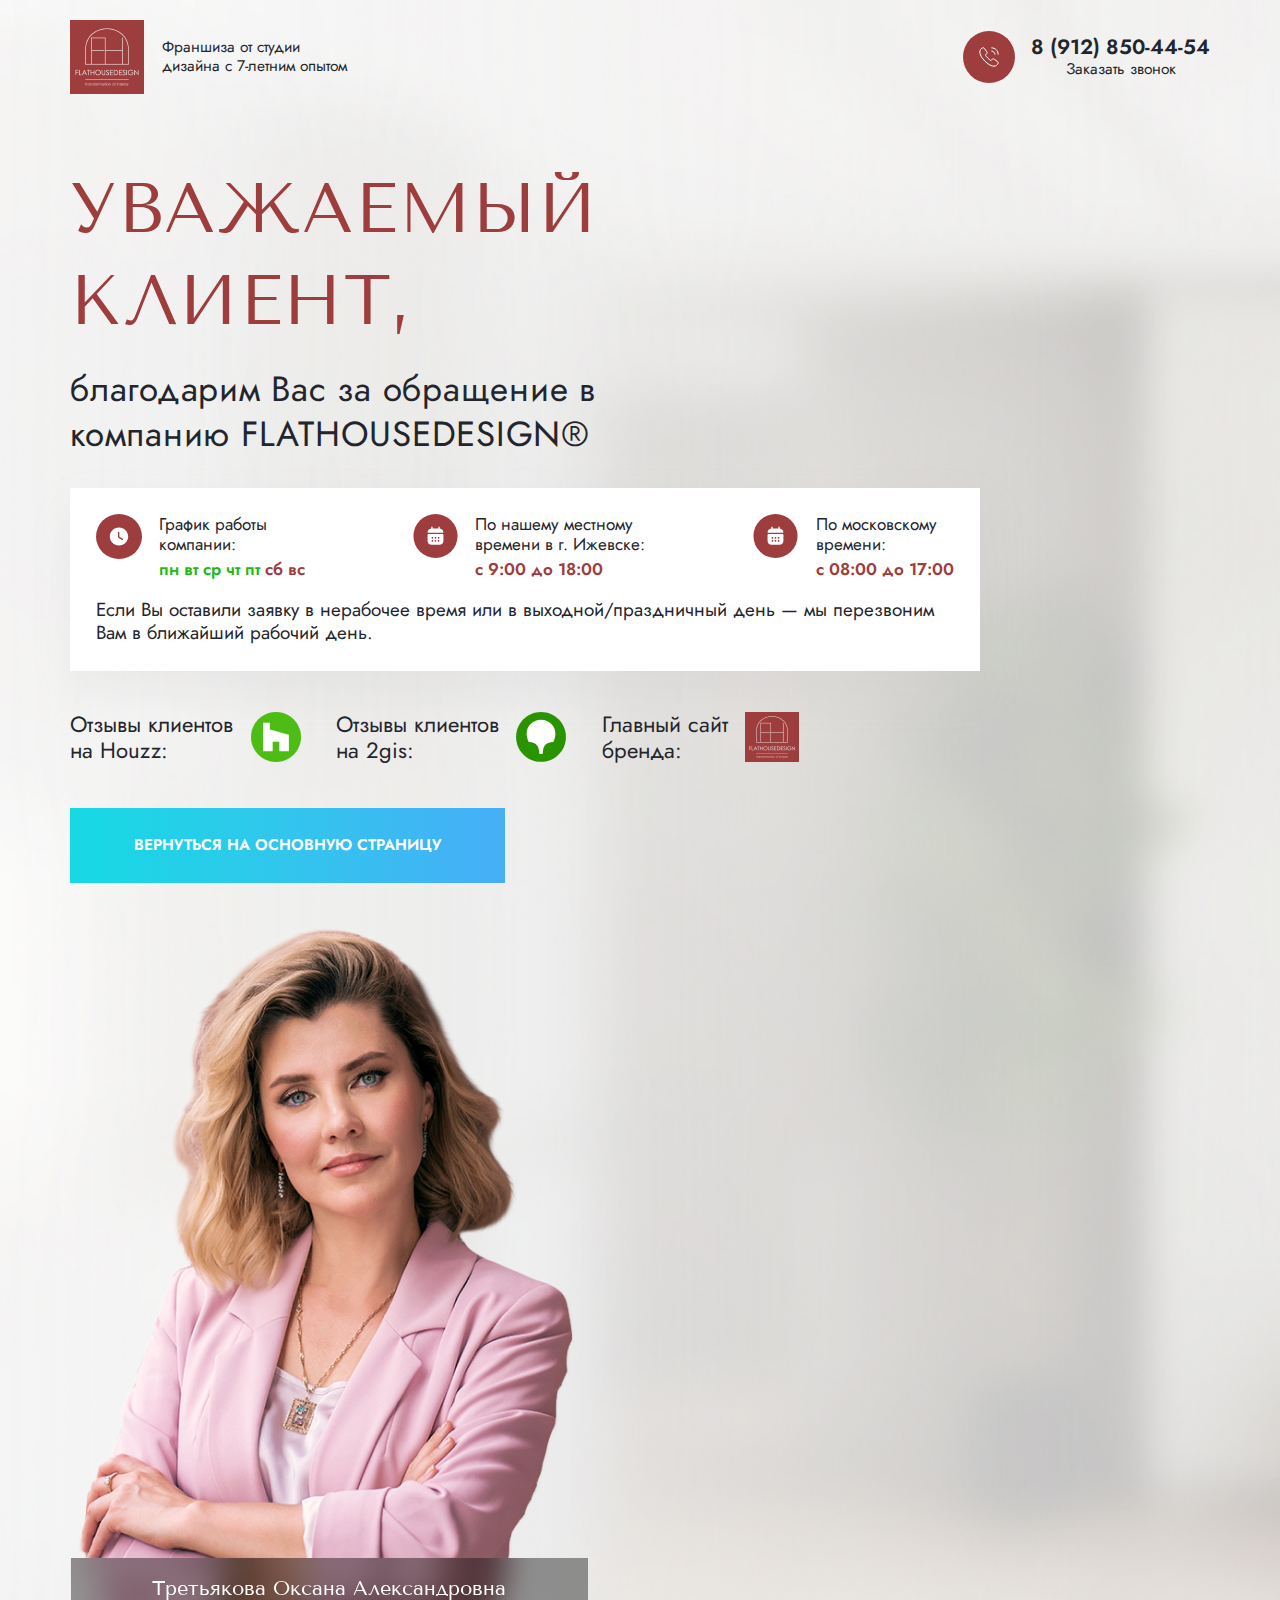
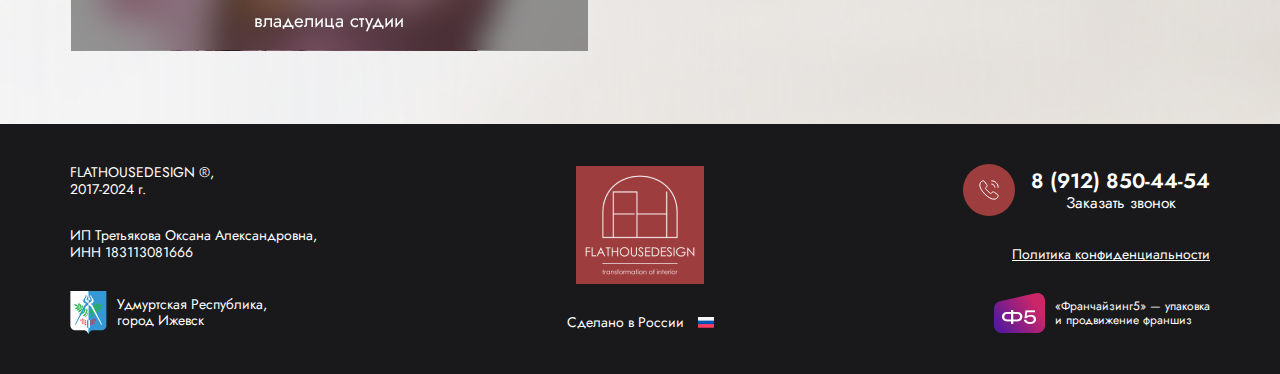
<file: thanks.html>
<!DOCTYPE html>
<html lang="ru">
  <head>
    <meta charset="UTF-8">
    <meta http-equiv="X-UA-Compatible" content="IE=edge">
    <meta name="viewport" content="width=device-width, initial-scale=1.0">
    <meta name="keywords" content="">
    <title>Франшиза студии дизайна и архитектуры</title>
    <link rel="icon" type="image/x-icon" href="img/favicon.ico">
    <link rel="stylesheet" href="css/style.css">
  </head>
  <body>
    <div class="pagewrapper pagewrapper_thanks">
      <header class="header">
        <div class="container">
          <div class="header-wrapper">
            <div class="header-left"><a href="index.html"><img class="header-logo" src="img/header/logo.png" alt="logo"></a>
              <div class="header-title">Франшиза от студии дизайна с 7-летним опытом</div>
            </div>
            <div class="call"><img src="img/header/phone.svg" alt="phone">
              <div><a class="call-phone" href="tel:8 (912) 850-44-54">8 (912) 850-44-54</a><a class="call-order" href="#modal-4" data-fancybox>Заказать звонок</a></div>
            </div>
          </div>
        </div>
      </header>
      <main class="main_thanks">
        <div class="thanks">
          <div class="container">
            <div class="thanks-wrapper">
              <h1 class="thanks-title"><span id="thanksName">[Имя],</span> благодарим Вас за обращение в компанию FLATHOUSEDESIGN®</h1>
              <div class="thanks-block">
                <div class="thanks-schedule-items">
                  <div class="thanks-schedule-item"><img src="img/thanks/schedule.svg" alt="icon">
                    <div><span>График работы <br> компании:</span>
                      <p><span>пн вт ср чт пт</span> сб вс</p>
                    </div>
                  </div>
                  <div class="thanks-schedule-item"><img src="img/thanks/work-time.svg" alt="icon">
                    <div><span>По нашему местному <br> времени в г. Ижевске:</span>
                      <p>с 9:00 до 18:00</p>
                    </div>
                  </div>
                  <div class="thanks-schedule-item"><img src="img/thanks/work-time.svg" alt="icon">
                    <div><span>По московскому <br> времени:</span>
                      <p>с 08:00 до 17:00</p>
                    </div>
                  </div>
                </div>
                <div class="thanks-weekend">Если Вы оставили заявку в нерабочее время или в выходной/праздничный день — мы перезвоним Вам в ближайший рабочий день.</div>
              </div>
              <div class="thanks-links-wrapper"><a class="thanks-link-item" href="https://www.houzz.ru/professionaly/dizaynery-interyera/oksana-tretyyakova-dizayner-interyerov-pfvwru-pf~791003212" target="_blank"><span>Отзывы клиентов <br> на Houzz:</span><img src="img/thanks/houzz.png" alt="icon"></a><a class="thanks-link-item" href="https://2gis.ru/izhevsk/firm/70000001053513489/tab/reviews" target="_blank"><span>Отзывы клиентов <br> на 2gis:</span><img src="img/thanks/2gis.svg" alt="icon"></a><a class="thanks-link-item" href="https://tretyakova18.ru/" target="_blank"><span>Главный сайт <br> бренда:</span><img src="img/thanks/main-logo.png" alt="icon"></a>
              </div><a class="thanks-back" href="index.html">
                <button class="btn"><span>Вернуться на основную страницу</span></button></a>
            </div>
            <div class="thanks-owner">
              <div><span>Третьякова Оксана Александровна</span>
                <p>владелица студии</p>
              </div><img src="img/thanks/owner.png" alt="owner">
            </div>
          </div>
        </div>
      </main>
      <footer class="footer">
        <div class="container">
          <div class="footer-wrapper">
            <div class="footer-left">
              <div class="footer-company">FLATHOUSEDESIGN ®, <br> 2017-2024 г.</div>
              <div class="footer-ip">ИП Третьякова Оксана Александровна, <br> ИНН 183113081666</div>
              <div class="footer-city"><img src="img/footer/city.png" alt="city"><span>Удмуртская Республика, <br> город Ижевск</span></div>
            </div>
            <div class="footer-center"><a href="index.html"><img class="footer-logo" src="img/footer/logo.png" alt="logo"></a>
              <div class="footer-russia"><span>Сделано в России</span><img src="img/footer/russia-flag.png" alt="russia"></div>
            </div>
            <div class="footer-right">
              <div class="call"><img src="img/header/phone.svg" alt="phone">
                <div><a class="call-phone" href="tel:8 (912) 850-44-54">8 (912) 850-44-54</a><a class="call-order" href="#modal-4" data-fancybox>Заказать звонок</a></div>
              </div><a class="footer-policy" href="#modal-policy" data-fancybox>Политика конфиденциальности</a><a class="footer-f5" href="https://xn--5-7sbamtgf4aex7b0b.xn--p1ai/" target="_blank"><img src="img/footer/f5-logo.png" alt="f5"><span>«Франчайзинг5» — упаковка <br> и продвижение франшиз</span></a>
            </div>
          </div>
        </div>
      </footer>
    </div><div class="modal policy" id="modal-policy">
  <div class="modal__wrapper">
    <div class="policy__title">
      Политика конфиденциальности по обработке персональных данных
    </div>

    <strong>1. Общие положения</strong>
    <b>Настоящая политика обработки персональных данных составлена в соответствии с требованиями Федерального закона от
      27.07.2006. №152-ФЗ «О персональных данных» и определяет порядок обработки персональных данных и меры по
      обеспечению безопасности персональных данных. </b>
    <p>1. Оператор ставит своей важнейшей целью и условием осуществления своей деятельности соблюдение прав и свобод
      человека и гражданина при обработке его персональных данных, в том числе защиты прав на неприкосновенность частной
      жизни, личную и семейную тайну. </p>
    <p>2. Настоящая политика Оператора в отношении обработки персональных данных (далее – Политика) применяется ко всей
      информации, которую Оператор может получить о посетителях веб-сайта компании </p>
    <p>FLATHOUSEDESIGN, <br>
      ИП Третьякова Оксана Александровна, <br>
      ИНН 183113081666.
    </p>

    <strong>2. Основные понятия, используемые в Политике </strong>
    <p>1. Автоматизированная обработка персональных данных – обработка персональных данных с помощью средств
      вычислительной техники; </p>
    <p>2. Блокирование персональных данных – временное прекращение обработки персональных данных (за исключением
      случаев, если обработка необходима для уточнения персональных данных); </p>
    <p>3. Веб-сайт – совокупность графических и информационных материалов, а также программ для ЭВМ и баз данных,
      обеспечивающих их доступность в сети интернет по сетевому адресу </p>
    <p>4. Информационная система персональных данных — совокупность содержащихся в базах данных персональных данных, и
      обеспечивающих их обработку информационных технологий и технических средств; </p>
    <p>5. Обезличивание персональных данных — действия, в результате которых невозможно определить без
      использования дополнительной информации принадлежность персональных данных конкретному Пользователю или
      иному субъекту персональных данных; </p>
    <p>6. Обработка персональных данных – любое действие (операция) или совокупность действий (операций),
      совершаемых с использованием средств автоматизации или без использования таких средств с персональными
      данными, включая сбор, запись, систематизацию, накопление, хранение, уточнение (обновление, изменение),
      извлечение, использование, передачу (распространение, предоставление, доступ), обезличивание,
      блокирование, удаление, уничтожение персональных данных; </p>
    <p>7. Оператор – государственный орган, муниципальный орган, юридическое или физическое лицо, самостоятельно
      или совместно с другими лицами организующие и (или) осуществляющие обработку персональных данных, а
      также определяющие цели обработки персональных данных, состав персональных данных, подлежащих обработке,
      действия (операции), совершаемые с персональными данными; </p>
    <p>8. Персональные данные – любая информация, относящаяся прямо или косвенно к определенному или
      определяемому Пользователю веб-сайта; </p>
    <p>9. Пользователь – любой посетитель веб-сайта; </p>
    <p>10. Предоставление персональных данных – действия, направленные на раскрытие персональных данных
      определенному лицу или определенному кругу лиц; </p>
    <p>11. Распространение персональных данных – любые действия, направленные на раскрытие персональных данных
      неопределенному кругу лиц (передача персональных данных) или на ознакомление с персональными данными
      неограниченного круга лиц, в том числе обнародование персональных данных в средствах массовой
      информации, размещение в информационно-телекоммуникационных сетях или предоставление доступа к
      персональным данным каким-либо иным способом; </p>
    <p>12. Трансграничная передача персональных данных – передача персональных данных на территорию иностранного
      государства органу власти иностранного государства, иностранному физическому или иностранному
      юридическому лицу; </p>
    <p>13. Уничтожение персональных данных – любые действия, в результате которых персональные данные
      уничтожаются безвозвратно с невозможностью дальнейшего восстановления содержания персональных данных в
      информационной системе персональных данных и (или) результате которых уничтожаются материальные носители
      персональных данных. </p>

    <strong>3. Оператор может обрабатывать следующие персональные данные Пользователя </strong>
    <p>1. Фамилия, имя, отчество; </p>
    <p>2. Номер телефона; </p>
    <p>3. Адрес электронной почты; </p>
    <p>4. Также на сайте происходит сбор и обработка обезличенных данных о посетителях (в т.ч. файлов cookie) с
      помощью сервисов интернет-статистики (Яндекс Метрика и Гугл Аналитика и других). </p>
    <p>5. Вышеперечисленные данные далее по тексту Политики объединены общим понятием Персональные данные. </p>

    <strong>4. Цели обработки персональных данных </strong>
    <p>1. Цель обработки персональных данных Пользователя — заключение, исполнение и прекращение
      гражданско-правовых договоров; предоставление доступа Пользователю к сервисам, информации и/или
      материалам, содержащимся на веб-сайте; уточнение деталей обращения. </p>
    <p>2. Также Оператор имеет право направлять Пользователю уведомления о новых продуктах и услугах,
      специальных предложениях и различных событиях. Пользователь всегда может отказаться от получения
      информационных сообщений, направив Оператору письмо на адрес электронной почты oksanatr10@yandex.ru с пометкой
      «Отказ от уведомлений о новых продуктах, услугах и специальных предложениях». </p>
    <p>3. Обезличенные данные Пользователей, собираемые с помощью сервисов интернет-статистики, служат для сбора
      информации о действиях Пользователей на сайте, улучшения качества сайта и его содержания. </p>

    <strong>5. Правовые основания обработки персональных данных </strong>
    <p>1. Оператор обрабатывает персональные данные Пользователя только в случае их заполнения и/или отправки
      Пользователем самостоятельно через специальные формы, расположенные на сайте. Заполняя соответствующие
      формы и/или отправляя свои персональные данные Оператору, Пользователь выражает свое согласие с данной
      Политикой. </p>
    <p>2. Оператор обрабатывает обезличенные данные о Пользователе в случае, если это разрешено в настройках
      браузера Пользователя (включено сохранение файлов cookie и использование технологии JavaScript). </p>

    <strong>6. Порядок сбора, хранения, передачи и других видов обработки персональных данных </strong>
    <b>Безопасность персональных данных, которые обрабатываются Оператором, обеспечивается путем реализации
      правовых, организационных и технических мер, необходимых для выполнения в полном объеме требований
      действующего законодательства в области защиты персональных данных. </b>
    <p>1. Оператор обеспечивает сохранность персональных данных и принимает все возможные меры, исключающие
      доступ к персональным данным неуполномоченных лиц. </p>
    <p>2. Персональные данные Пользователя никогда, ни при каких условиях не будут переданы третьим лицам, за
      исключением случаев, связанных с исполнением действующего законодательства. </p>
    <p>3. Срок обработки персональных данных является неограниченным. Пользователь может в любой момент отозвать
      свое согласие на обработку персональных данных, направив Оператору уведомление посредством электронной
      почты на электронный адрес Оператора с пометкой «Отзыв согласия на обработку персональных данных». </p>

    <strong>7. Трансграничная передача персональных данных </strong>
    <p>1. Оператор до начала осуществления трансграничной передачи персональных данных обязан убедиться в том,
      что иностранным государством, на территорию которого предполагается осуществлять передачу персональных
      данных, обеспечивается надежная защита прав субъектов персональных данных. </p>
    <p>2. Трансграничная передача персональных данных на территории иностранных государств, не отвечающих
      вышеуказанным требованиям, может осуществляться только в случае наличия согласия в письменной форме
      субъекта персональных данных на трансграничную передачу его персональных данных и/или исполнения
      договора, стороной которого является субъект персональных данных. </p>

    <strong>8. Заключительные положения </strong>
    <p>1. Пользователь может получить любые разъяснения по интересующим вопросам, касающимся обработки его
      персональных данных, обратившись к Оператору по телефону, указанному на сайте. </p>
    <p>2. В данном документе будут отражены любые изменения политики обработки персональных данных Оператором.
      Политика действует бессрочно до замены ее новой версией. </p>
    <p>3. Актуальная версия Политики в свободном доступе расположена в сети Интернет на сайте. </p>

    <a href="#" class="policy__back" data-fancybox-close="">Вернуться на сайт</a>
  </div>
</div>
    <div class="modal" id="modal-4">
      <div class="modal-wrapper">
        <form>
          <div class="modal-title">Задайте вопросы о франшизе менеджеру компании FLATHOUSEDESIGN</div>
          <div class="modal-inputs-wrapper">
            <input class="form-input" type="text" name="phone" placeholder="+7 (___) ___-__-__"/>
            <input class="form-input" type="text" name="name" placeholder="Представьтесь, пожалуйста"/>
            <input class="form-input" type="text" name="email" placeholder="Укажите Ваш e-mail"/>
            <button class="btn modal-button"><span>Заказать звонок</span></button>
            <div class="form-policy"><img src="img/form/checkbox.svg" alt="checkbox"/>
              <p>Я подтверждаю, что ознакомлен и даю согласие на обработку персональных данных на условиях и для целей, определяемых <a data-fancybox href="#modal-policy">Политикой конфиденциальности</a></p>
            </div>
          </div>
        </form>
      </div><img class="modal-img" src="img/modal/bg-modal-4.png" alt="img"/>
    </div>
    <script src="js/fancybox.umd.js"></script>
    <script src="js/jquery-3.6.1.min.js"></script>
    <script src="js/jquery.validate.min.js"></script>
    <script src="js/imask.js"></script>
    <script src="js/splide.min.js"></script>
    <script src="js/main.js"></script>
    <script src="js/formprocessor.js"></script>
    <script src="https://api-maps.yandex.ru/2.1/?apikey=c3472711-0044-40b4-92fe-e8200d2156a0&amp;load=package.map&amp;lang=ru-RU&amp;ver=2." type="text/javascript" id="yamapsapi-js"></script>
  </body>
</html>
</file>
